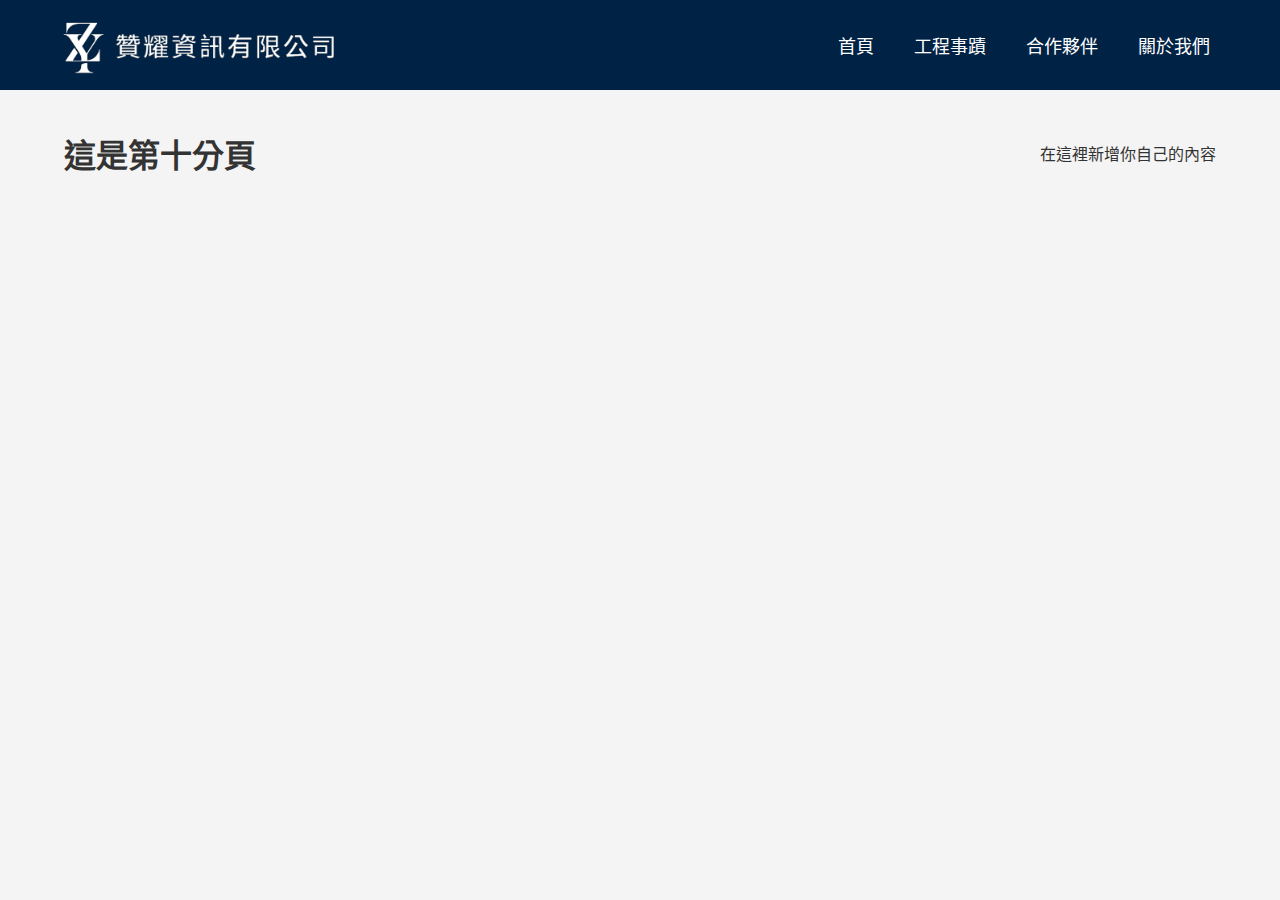
<file: about us.html>
<!DOCTYPE html> <!-- 宣告 HTML5 文件類型 -->
<html lang="zh-TW"> <!-- 設定語言為繁體中文 -->

<head>
    <meta charset="UTF-8" /> <!-- 設定字符編碼為 UTF-8，支援中文 -->
    <meta name="viewport" content="width=device-width, initial-scale=1.0" /> <!-- 響應式設定，讓畫面適應不同裝置寬度 -->
    <link rel="icon" href="images/LOGOB1.png" type="image/png"> <!-- 設定瀏覽器頁籤的小圖示（favicon） -->
    <title>贊耀資訊有限公司</title> <!-- 設定頁面標題，顯示於瀏覽器頁籤 -->
    <link rel="stylesheet" href="navigation bar.css" /> <!-- 引入外部 CSS 樣式表 -->
</head>

<body> <!-- 網頁主體開始 -->

    <!-- 導覽列區塊 -->
    <header class="navbar"> <!-- 標頭區塊，含導覽列樣式 -->
        <div class="container"> <!-- 主容器：控制寬度與內部排列 -->

            <div class="logo"> <!-- Logo 區塊 -->
                <img src="images/LOGOW3.png" alt="公司Logo" style="height:60px; vertical-align: middle;">
                <!-- 顯示公司 Logo 圖片 -->
            </div>

            <div class="menu-toggle" onclick="toggleMenu()">☰</div> <!-- 漢堡選單按鈕，手機版使用，點擊會呼叫 toggleMenu() 函式 -->

            <nav class="menu"> <!-- 導覽列區塊 -->
                <ul class="nav-links"> <!-- 導覽連結列表 -->
                    <li><a href="index.html">首頁</a></li> <!-- 首頁連結 -->
                    <li><a href="engineering achievements.html">工程事蹟</a></li> <!-- 工程事蹟連結 -->
                    <li><a href="partner.html">合作夥伴</a></li> <!-- 合作夥伴連結 -->
                    <li><a href="about us.html">關於我們</a></li> <!-- 關於我們連結 -->
                </ul>
            </nav>

        </div> <!-- 結束 container -->
    </header> <!-- 結束導覽列 -->

    <!-- ✅ 第二頁內容區塊 -->
    <main class="container" style="padding: 40px 0;"> <!-- 主內容區塊，包含頁面主要內容 -->
        <h1>這是第十分頁</h1> <!-- 標題 -->
        <p>在這裡新增你自己的內容</p> <!-- 說明文字，可放自定內容 -->
    </main>

    <!-- JavaScript 區塊：控制漢堡選單開關 -->
    <script>
        function toggleMenu() { // 定義 toggleMenu 函式
            const menu = document.querySelector('.menu'); // 選取 menu 元素
            menu.classList.toggle('open'); // 切換 open 類別（若有就移除，沒有就加上）
        }
    </script>

</body> <!-- 結束 body 區塊 -->

</html> <!-- 結束 HTML 文件 -->
</file>
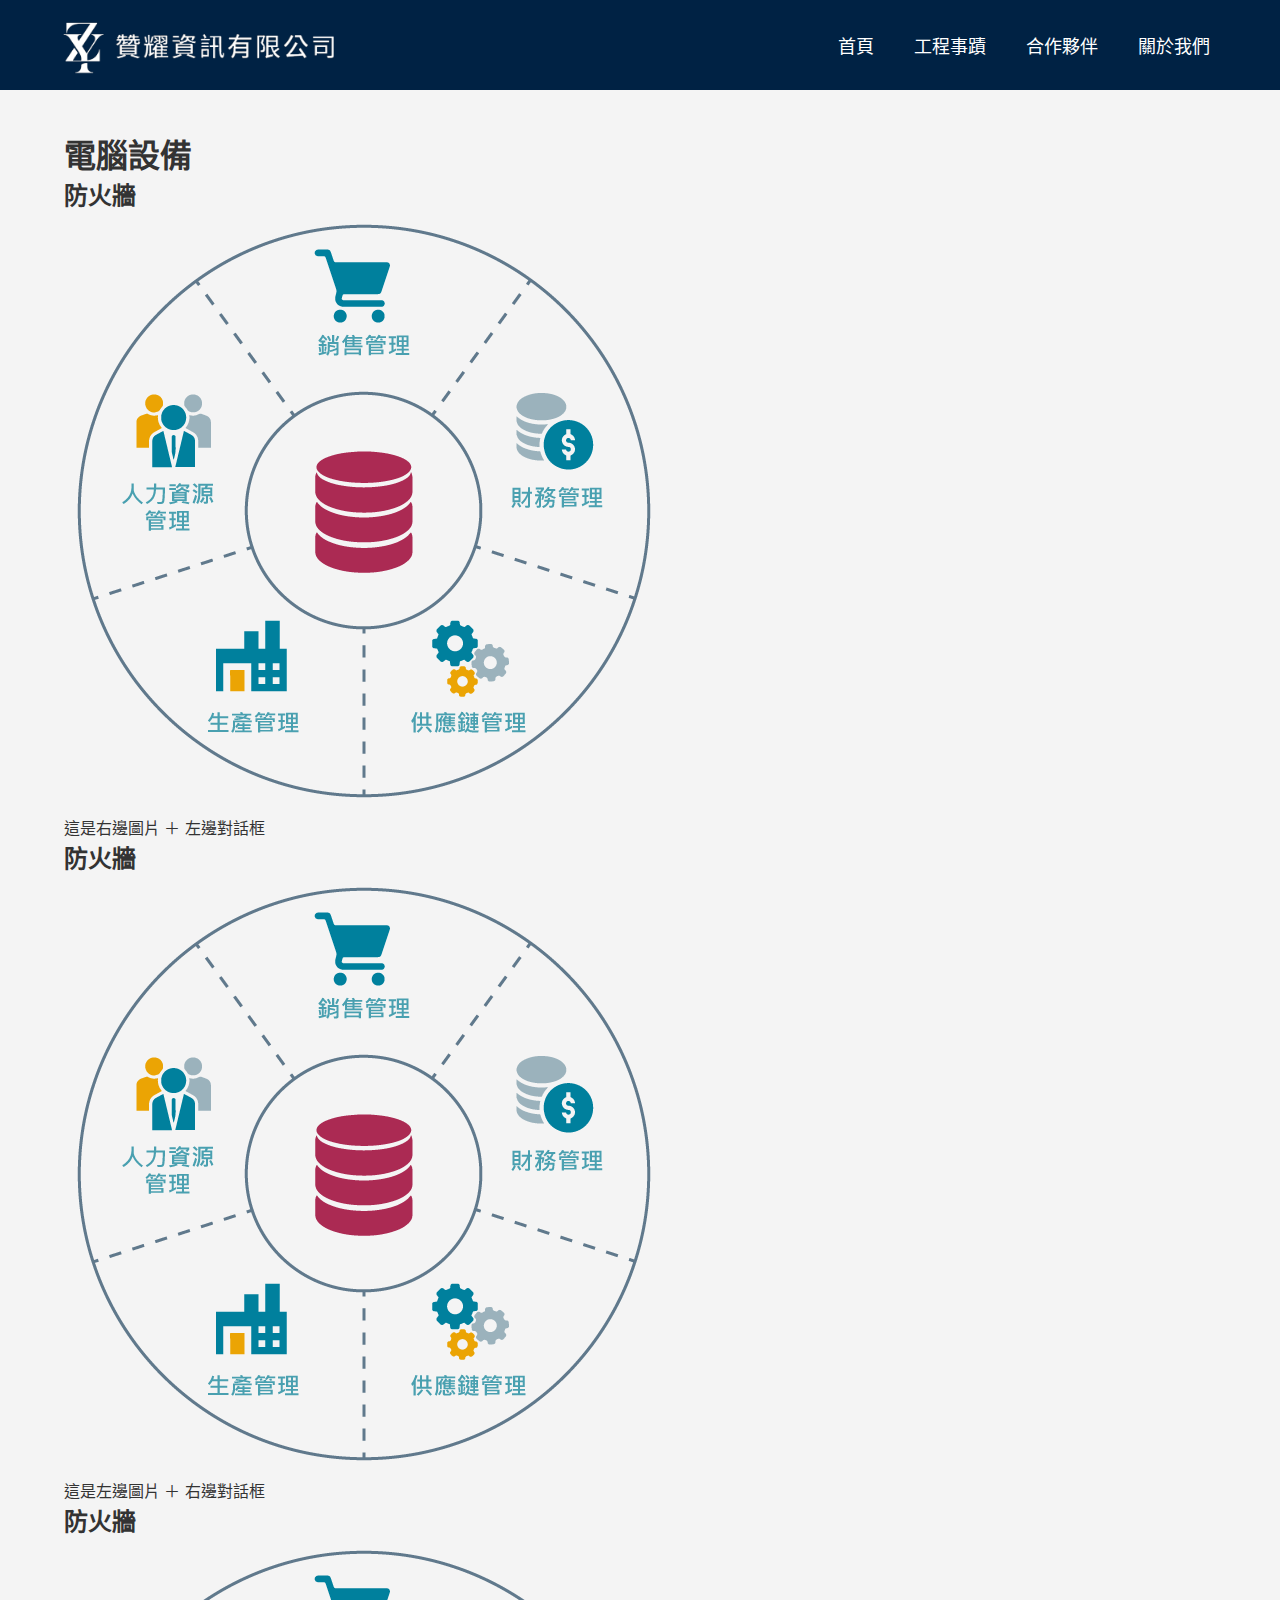
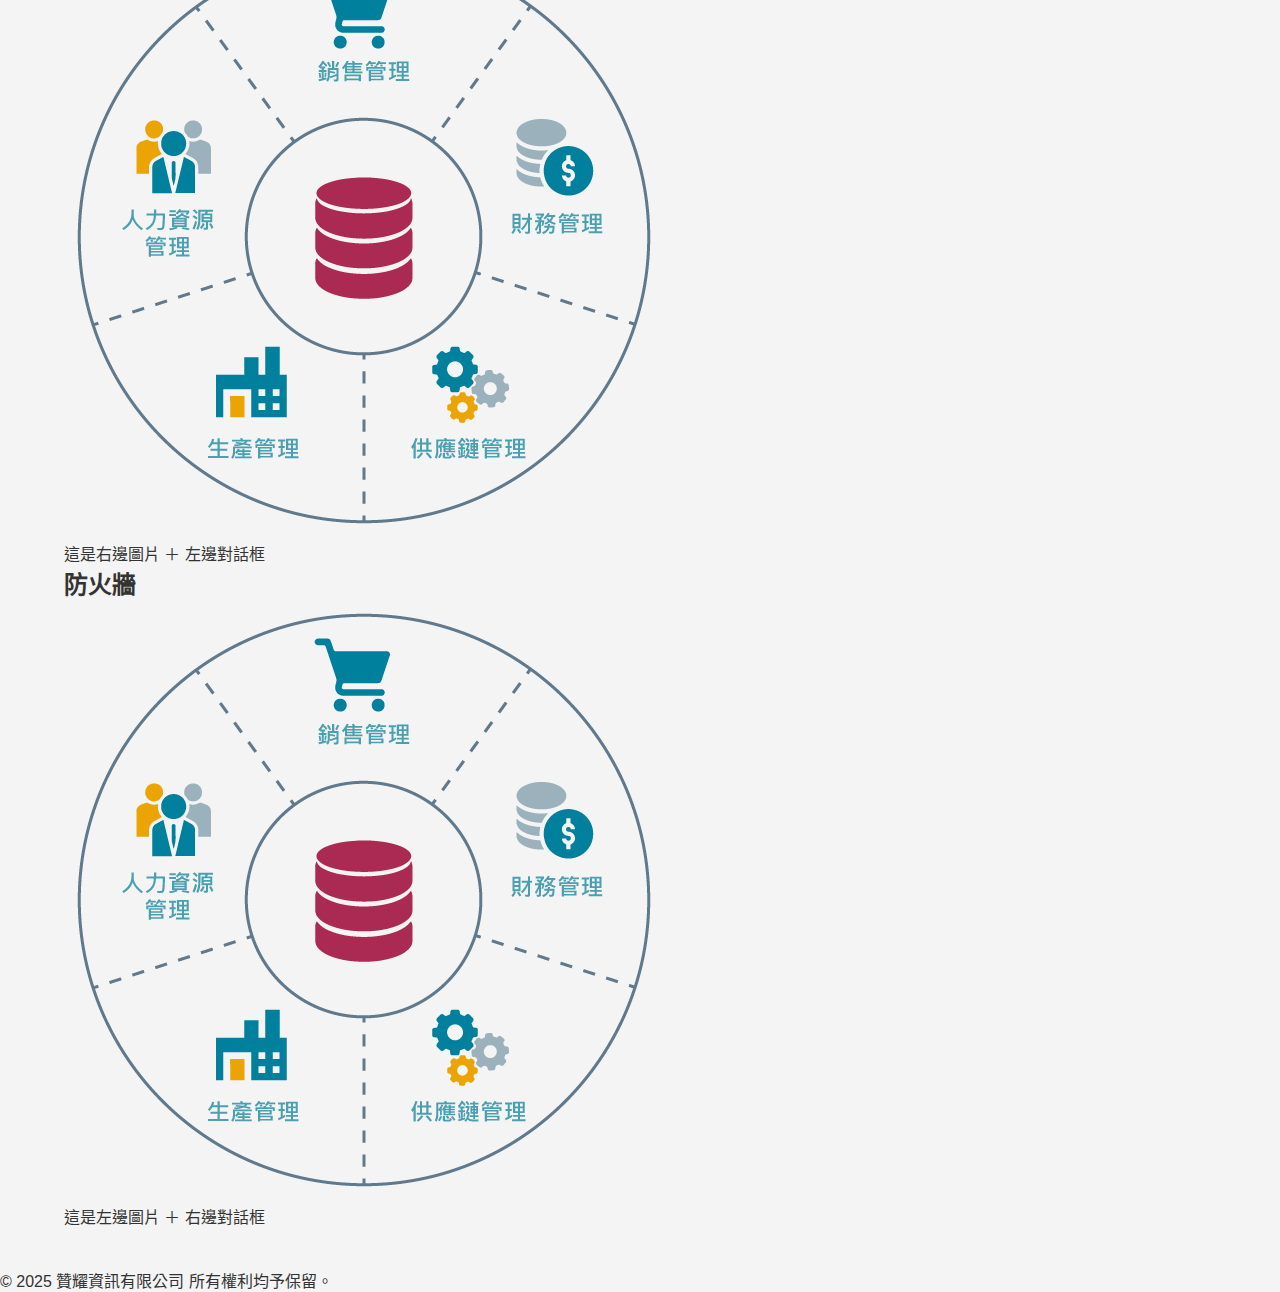
<file: computer.html>
<!DOCTYPE html> <!-- 宣告 HTML5 文件類型 -->
<html lang="zh-TW"> <!-- 設定語言為繁體中文 -->

<head>
    <meta charset="UTF-8" /> <!-- 設定字符編碼為 UTF-8，支援中文 -->
    <meta name="viewport" content="width=device-width, initial-scale=1.0" /> <!-- 響應式設定，讓畫面適應不同裝置寬度 -->
    <link rel="icon" href="images/LOGOB1.png" type="image/png"> <!-- 設定瀏覽器頁籤的小圖示（favicon） -->
    <title>贊耀資訊有限公司</title> <!-- 設定頁面標題，顯示於瀏覽器頁籤 -->
    <link rel="stylesheet" href="navigation bar.css" /> <!-- 引入外部 CSS 樣式表 -->
</head>

<body> <!-- 網頁主體開始 -->

    <!-- 導覽列區塊 -->
    <header class="navbar"> <!-- 標頭區塊，含導覽列樣式 -->
        <div class="container"> <!-- 主容器：控制寬度與內部排列 -->

            <div class="logo"> <!-- Logo 區塊 -->
                <img src="images/LOGOW3.png" alt="公司Logo" style="height:60px; vertical-align: middle;">
                <!-- 顯示公司 Logo 圖片 -->
            </div>

            <div class="menu-toggle" onclick="toggleMenu()">☰</div> <!-- 漢堡選單按鈕，手機版使用，點擊會呼叫 toggleMenu() 函式 -->

            <nav class="menu"> <!-- 導覽列區塊 -->
                <ul class="nav-links"> <!-- 導覽連結列表 -->
                    <li><a href="index.html">首頁</a></li> <!-- 首頁連結 -->
                    <li><a href="engineering achievements.html">工程事蹟</a></li> <!-- 工程事蹟連結 -->
                    <li><a href="partner.html">合作夥伴</a></li> <!-- 合作夥伴連結 -->
                    <li><a href="about us.html">關於我們</a></li> <!-- 關於我們連結 -->
                </ul>
            </nav>

        </div> <!-- 結束 container -->
    </header> <!-- 結束導覽列 -->

    <!-- ✅ 第二頁內容區塊 -->
    <main class="container" style="padding: 40px 0;"> <!-- 主內容區塊，包含頁面主要內容 -->
        <div class="chat-section">
            <h1 class="section-title">電腦設備</h1>

            <!-- 右圖左文字 -->
            <div class="message-box right">
                <h2 class="box-subtitle">防火牆</h2>
                <div class="avatar-box">
                    <img class="avatar" src="images/erp.png" alt="右圖">
                </div>
                <div class="bubble">這是右邊圖片 ＋ 左邊對話框</div>
            </div>

            <!-- 左圖右文字 -->
            <div class="message-box left">
                <h2 class="box-subtitle">防火牆</h2>
                <div class="avatar-box">
                    <img class="avatar" src="images/erp.png" alt="左圖">
                </div>
                <div class="bubble">這是左邊圖片 ＋ 右邊對話框</div>
            </div>

            <div class="message-box right">
                <h2 class="box-subtitle">防火牆</h2>
                <div class="avatar-box">
                    <img class="avatar" src="images/erp.png" alt="右圖">
                </div>
                <div class="bubble">這是右邊圖片 ＋ 左邊對話框</div>
            </div>

            <div class="message-box left">
                <h2 class="box-subtitle">防火牆</h2>
                <div class="avatar-box">
                    <img class="avatar" src="images/erp.png" alt="左圖">
                </div>
                <div class="bubble">這是左邊圖片 ＋ 右邊對話框</div>
            </div>
        </div>
    </main>

    <!-- JavaScript 區塊：控制漢堡選單開關 -->
    <script>
        function toggleMenu() { // 定義 toggleMenu 函式
            const menu = document.querySelector('.menu'); // 選取 menu 元素
            menu.classList.toggle('open'); // 切換 open 類別（若有就移除，沒有就加上）
        }
    </script>
    <div class="copyright"> <!-- 設定版權區 -->
        © 2025 贊耀資訊有限公司 所有權利均予保留。 <!-- 版權文字 -->
    </div>

</body> <!-- 結束 body 區塊 -->

</html> <!-- 結束 HTML 文件 -->
</file>
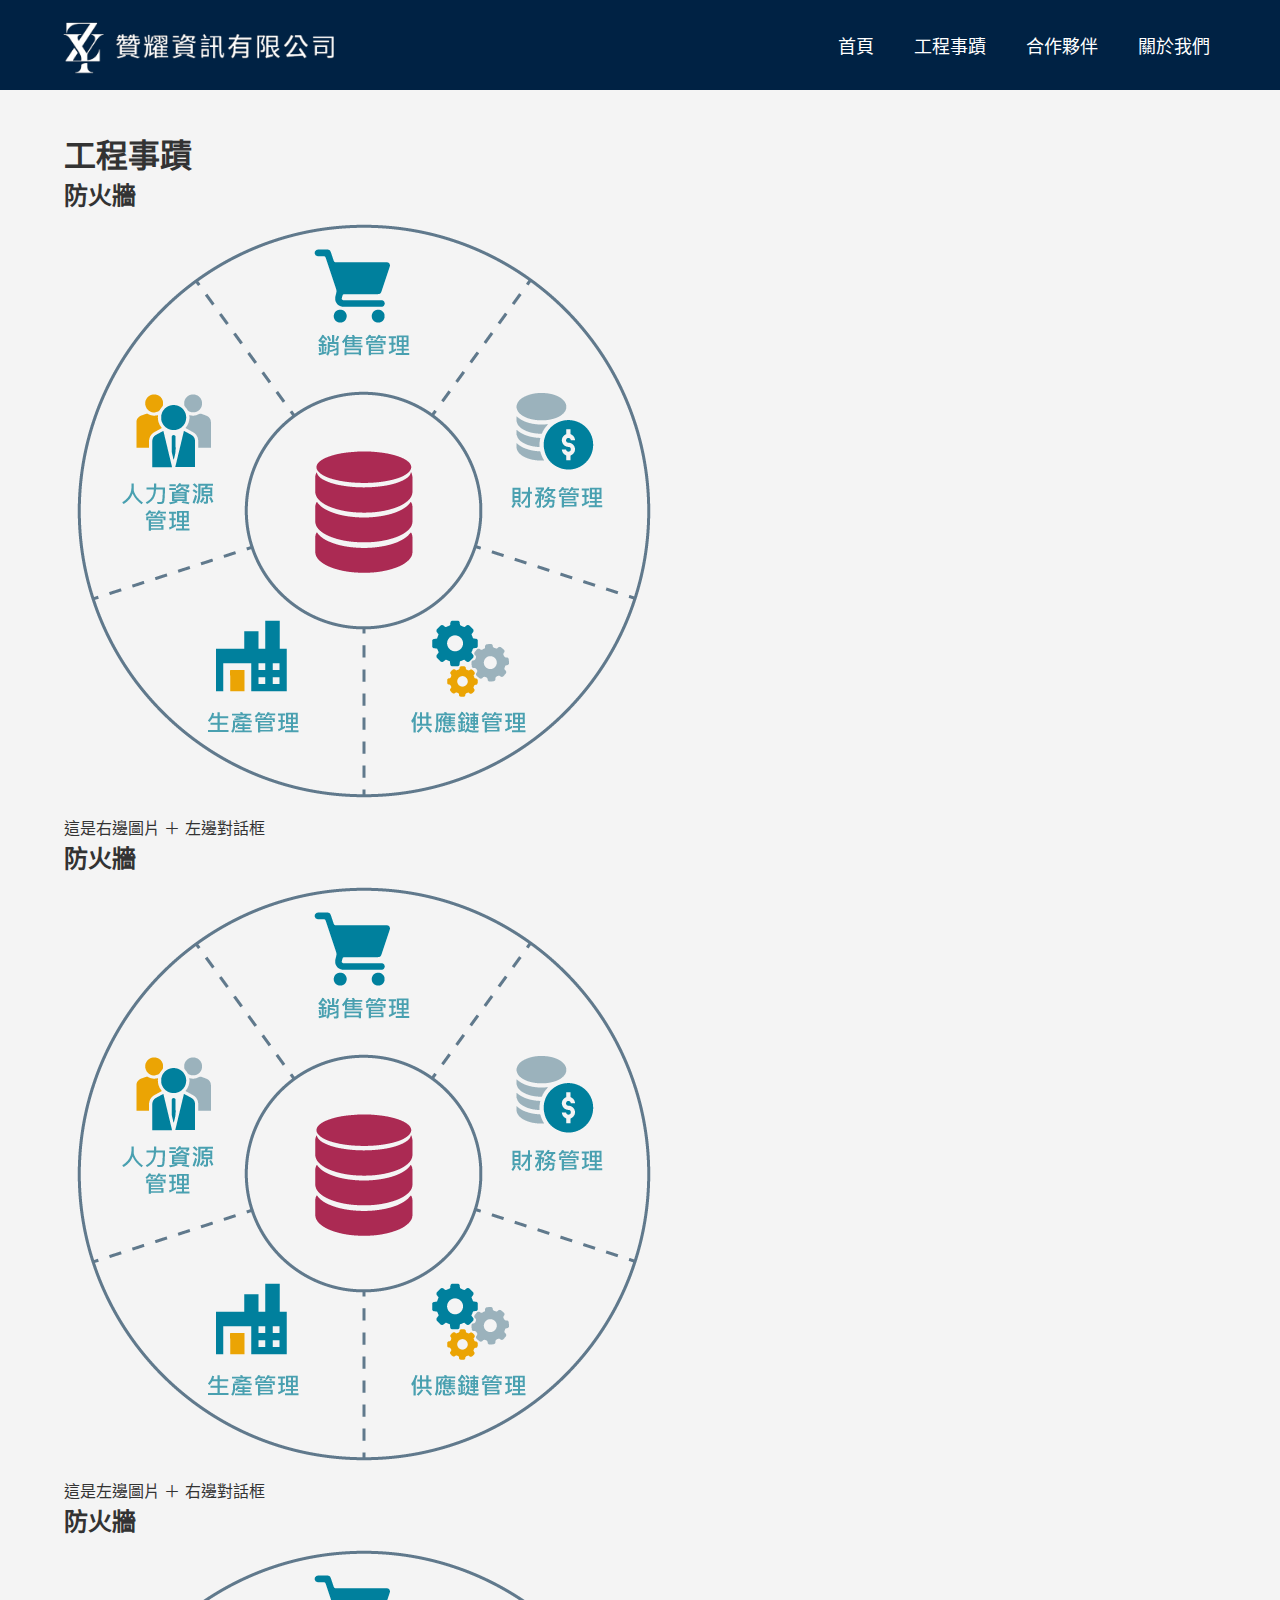
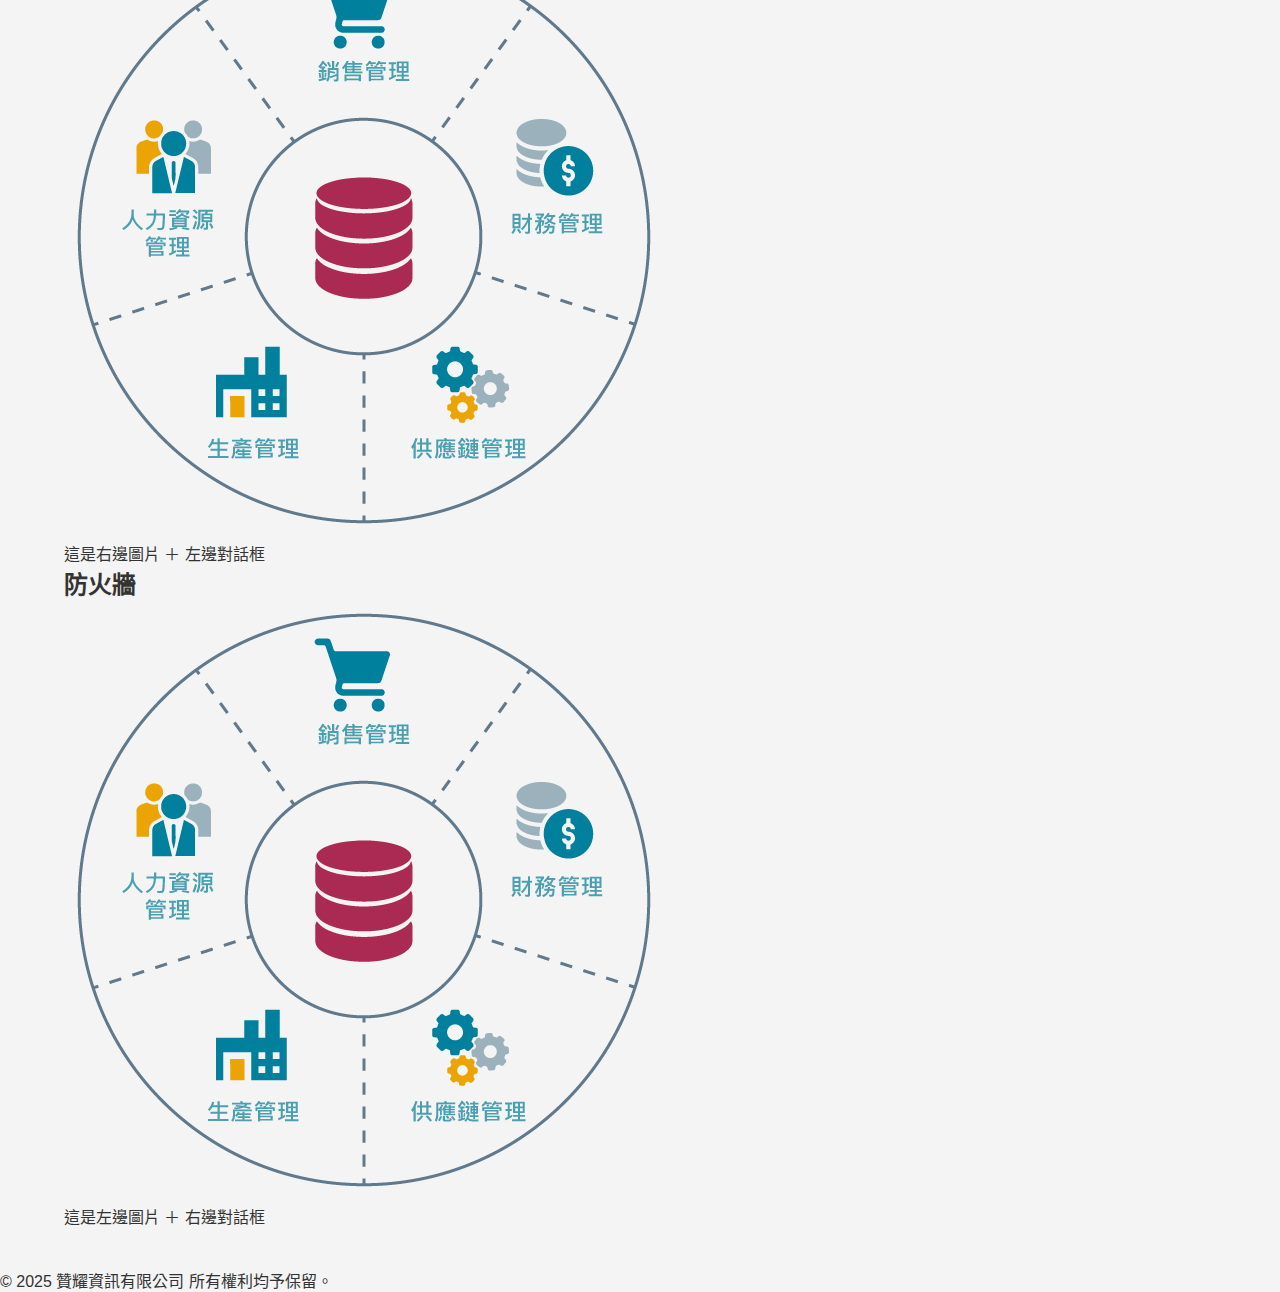
<file: engineering achievements.html>
<!DOCTYPE html> <!-- 宣告 HTML5 文件類型 -->
<html lang="zh-TW"> <!-- 設定語言為繁體中文 -->

<head>
    <meta charset="UTF-8" /> <!-- 設定字符編碼為 UTF-8，支援中文 -->
    <meta name="viewport" content="width=device-width, initial-scale=1.0" /> <!-- 響應式設定，讓畫面適應不同裝置寬度 -->
    <link rel="icon" href="images/LOGOB1.png" type="image/png"> <!-- 設定瀏覽器頁籤的小圖示（favicon） -->
    <title>贊耀資訊有限公司</title> <!-- 設定頁面標題，顯示於瀏覽器頁籤 -->
    <link rel="stylesheet" href="navigation bar.css" /> <!-- 引入外部 CSS 樣式表 -->
</head>

<body> <!-- 網頁主體開始 -->

    <!-- 導覽列區塊 -->
    <header class="navbar"> <!-- 標頭區塊，含導覽列樣式 -->
        <div class="container"> <!-- 主容器：控制寬度與內部排列 -->

            <div class="logo"> <!-- Logo 區塊 -->
                <img src="images/LOGOW3.png" alt="公司Logo" style="height:60px; vertical-align: middle;">
                <!-- 顯示公司 Logo 圖片 -->
            </div>

            <div class="menu-toggle" onclick="toggleMenu()">☰</div> <!-- 漢堡選單按鈕，手機版使用，點擊會呼叫 toggleMenu() 函式 -->

            <nav class="menu"> <!-- 導覽列區塊 -->
                <ul class="nav-links"> <!-- 導覽連結列表 -->
                    <li><a href="index.html">首頁</a></li> <!-- 首頁連結 -->
                    <li><a href="engineering achievements.html">工程事蹟</a></li> <!-- 工程事蹟連結 -->
                    <li><a href="partner.html">合作夥伴</a></li> <!-- 合作夥伴連結 -->
                    <li><a href="about us.html">關於我們</a></li> <!-- 關於我們連結 -->
                </ul>
            </nav>

        </div> <!-- 結束 container -->
    </header> <!-- 結束導覽列 -->

    <!-- ✅ 第二頁內容區塊 -->
    <main class="container" style="padding: 40px 0;"> <!-- 主內容區塊，包含頁面主要內容 -->
        <div class="chat-section">
            <h1 class="section-title">工程事蹟</h1>

            <!-- 右圖左文字 -->
            <div class="message-box right">
                <h2 class="box-subtitle">防火牆</h2>
                <div class="avatar-box">
                    <img class="avatar" src="images/erp.png" alt="右圖">
                </div>
                <div class="bubble">這是右邊圖片 ＋ 左邊對話框</div>
            </div>

            <!-- 左圖右文字 -->
            <div class="message-box left">
                <h2 class="box-subtitle">防火牆</h2>
                <div class="avatar-box">
                    <img class="avatar" src="images/erp.png" alt="左圖">
                </div>
                <div class="bubble">這是左邊圖片 ＋ 右邊對話框</div>
            </div>

            <div class="message-box right">
                <h2 class="box-subtitle">防火牆</h2>
                <div class="avatar-box">
                    <img class="avatar" src="images/erp.png" alt="右圖">
                </div>
                <div class="bubble">這是右邊圖片 ＋ 左邊對話框</div>
            </div>

            <div class="message-box left">
                <h2 class="box-subtitle">防火牆</h2>
                <div class="avatar-box">
                    <img class="avatar" src="images/erp.png" alt="左圖">
                </div>
                <div class="bubble">這是左邊圖片 ＋ 右邊對話框</div>
            </div>
        </div>
    </main>

    <!-- JavaScript 區塊：控制漢堡選單開關 -->
    <script>
        function toggleMenu() { // 定義 toggleMenu 函式
            const menu = document.querySelector('.menu'); // 選取 menu 元素
            menu.classList.toggle('open'); // 切換 open 類別（若有就移除，沒有就加上）
        }
    </script>
    <div class="copyright"> <!-- 設定版權區 -->
        © 2025 贊耀資訊有限公司 所有權利均予保留。 <!-- 版權文字 -->
    </div>

</body> <!-- 結束 body 區塊 -->

</html> <!-- 結束 HTML 文件 -->
</file>
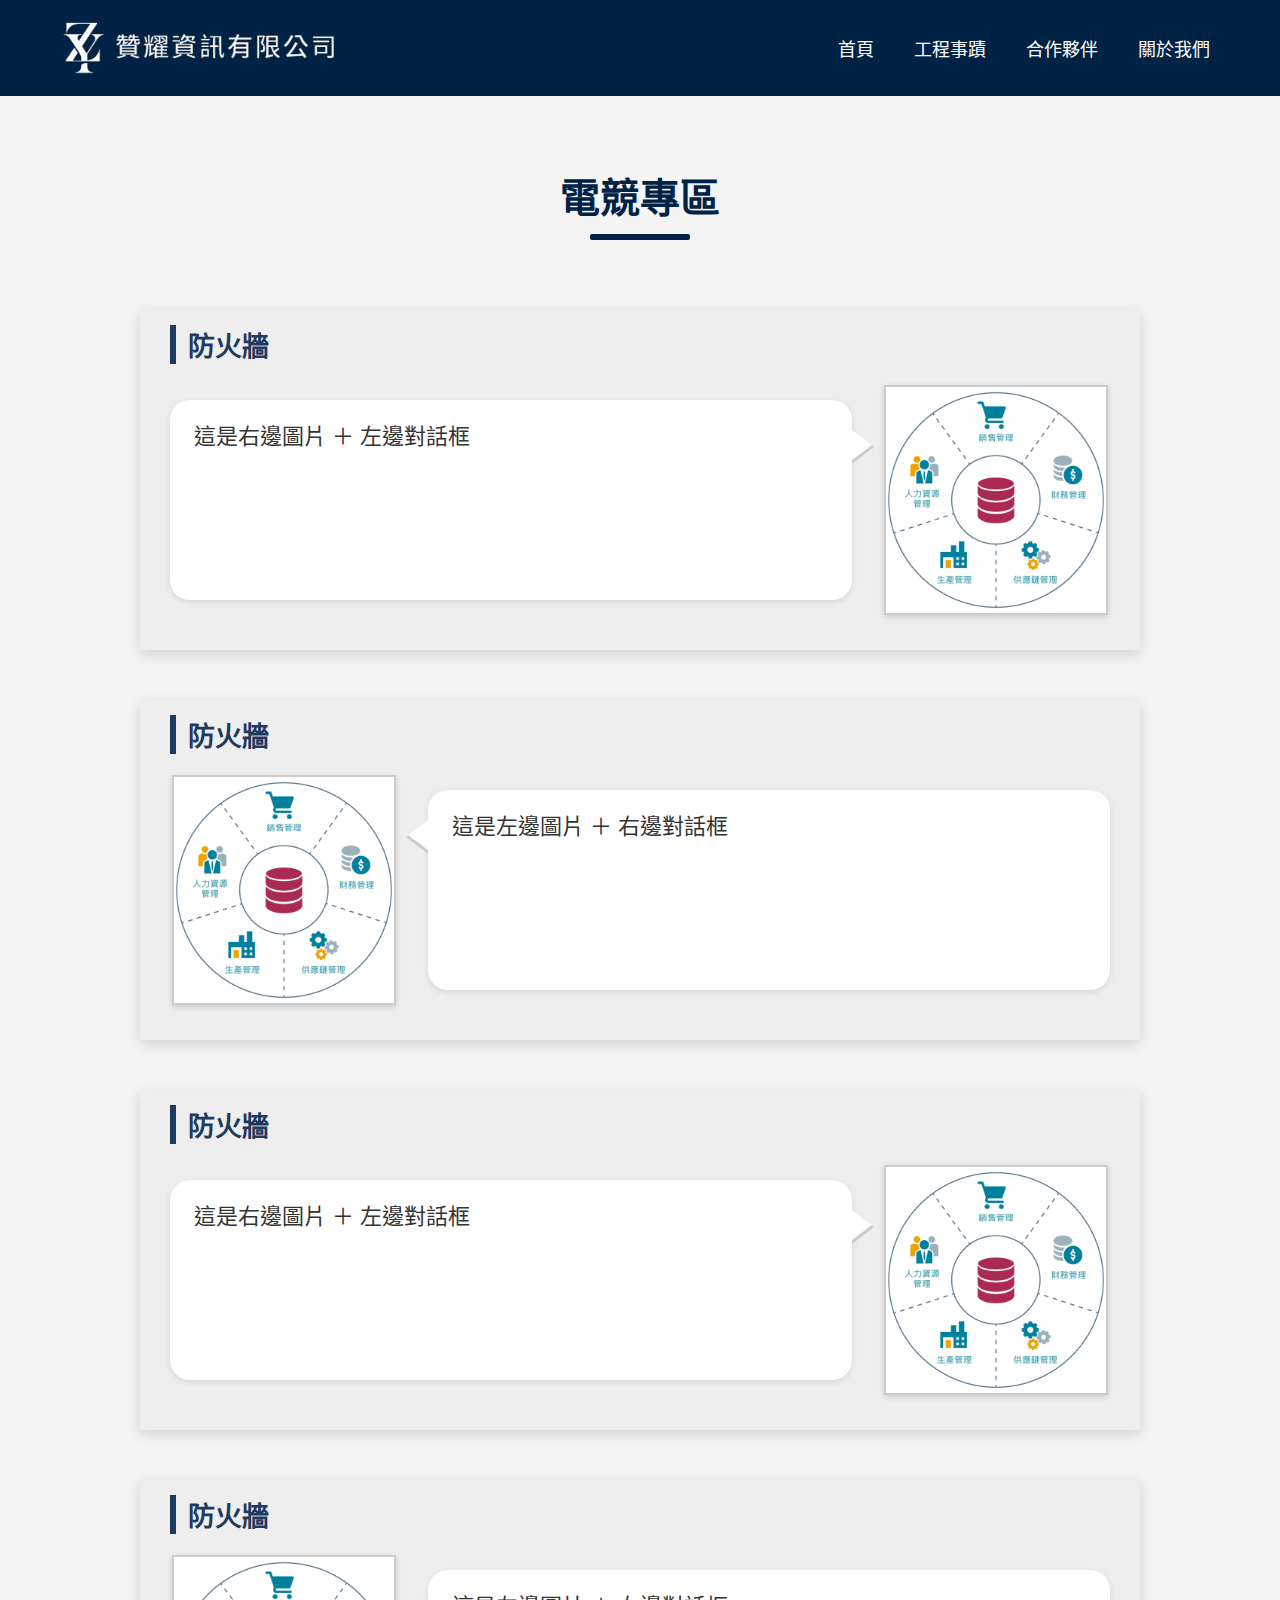
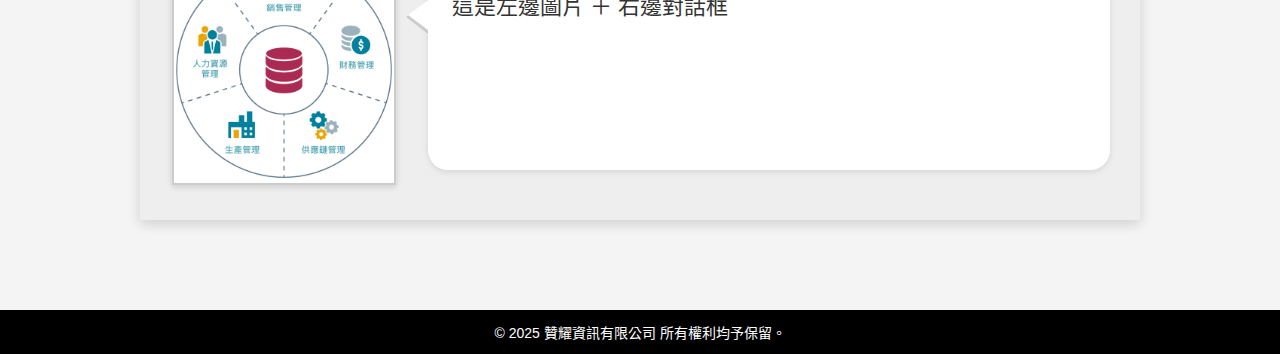
<file: gaming PC.html>
<!DOCTYPE html> <!-- 宣告 HTML5 文件類型 -->
<html lang="zh-TW"> <!-- 設定語言為繁體中文 -->

<head>
    <meta charset="UTF-8" /> <!-- 設定字符編碼為 UTF-8，支援中文 -->
    <meta name="viewport" content="width=device-width, initial-scale=1.0" /> <!-- 響應式設定，讓畫面適應不同裝置寬度 -->
    <link rel="icon" href="images/LOGOB1.png" type="image/png"> <!-- 設定瀏覽器頁籤的小圖示（favicon） -->
    <title>贊耀資訊有限公司</title> <!-- 設定頁面標題，顯示於瀏覽器頁籤 -->
    <link rel="stylesheet" href="gaming PC.css" /> <!-- 引入外部 CSS 樣式表 -->
</head>

<body> <!-- 網頁主體開始 -->

    <!-- 導覽列區塊 -->
    <header class="navbar"> <!-- 標頭區塊，含導覽列樣式 -->
        <div class="container"> <!-- 主容器：控制寬度與內部排列 -->

            <div class="logo"> <!-- Logo 區塊 -->
                <img src="images/LOGOW3.png" alt="公司Logo" class="logo-img">
                <!-- 顯示公司 Logo 圖片 -->
            </div>

            <div class="menu-toggle" onclick="toggleMenu()">☰</div> <!-- 漢堡選單按鈕，手機版使用，點擊會呼叫 toggleMenu() 函式 -->

            <nav class="menu"> <!-- 導覽列區塊 -->
                <ul class="nav-links"> <!-- 導覽連結列表 -->
                    <li><a href="index.html">首頁</a></li> <!-- 首頁連結 -->
                    <li><a href="engineering achievements.html">工程事蹟</a></li> <!-- 工程事蹟連結 -->
                    <li><a href="partner.html">合作夥伴</a></li> <!-- 合作夥伴連結 -->
                    <li><a href="about us.html">關於我們</a></li> <!-- 關於我們連結 -->
                </ul>
            </nav>

        </div> <!-- 結束 container -->
    </header> <!-- 結束導覽列 -->

    <!-- ✅ 第二頁內容區塊 -->
    <main class="container" style="padding: 40px 0;"> <!-- 主內容區塊，包含頁面主要內容 -->
        <div class="chat-section">
            <h1 class="section-title">電競專區</h1>

            <!-- 右圖左文字 -->
            <div class="message-box right">
                <h2 class="box-subtitle">防火牆</h2>
                <div class="avatar-box">
                    <img class="avatar" src="images/erp.png" alt="右圖">
                </div>
                <div class="bubble">這是右邊圖片 ＋ 左邊對話框</div>
            </div>

            <!-- 左圖右文字 -->
            <div class="message-box left">
                <h2 class="box-subtitle">防火牆</h2>
                <div class="avatar-box">
                    <img class="avatar" src="images/erp.png" alt="左圖">
                </div>
                <div class="bubble">這是左邊圖片 ＋ 右邊對話框</div>
            </div>

            <div class="message-box right">
                <h2 class="box-subtitle">防火牆</h2>
                <div class="avatar-box">
                    <img class="avatar" src="images/erp.png" alt="右圖">
                </div>
                <div class="bubble">這是右邊圖片 ＋ 左邊對話框</div>
            </div>

            <div class="message-box left">
                <h2 class="box-subtitle">防火牆</h2>
                <div class="avatar-box">
                    <img class="avatar" src="images/erp.png" alt="左圖">
                </div>
                <div class="bubble">這是左邊圖片 ＋ 右邊對話框</div>
            </div>
        </div>
    </main>

    <!-- JavaScript 區塊：控制漢堡選單開關 -->
    <script>
        function toggleMenu() { // 定義 toggleMenu 函式
            const menu = document.querySelector('.menu'); // 選取 menu 元素
            menu.classList.toggle('open'); // 切換 open 類別（若有就移除，沒有就加上）
        }
    </script>
    <div class="copyright"> <!-- 設定版權區 -->
        © 2025 贊耀資訊有限公司 所有權利均予保留。 <!-- 版權文字 -->
    </div>

</body> <!-- 結束 body 區塊 -->

</html> <!-- 結束 HTML 文件 -->
</file>
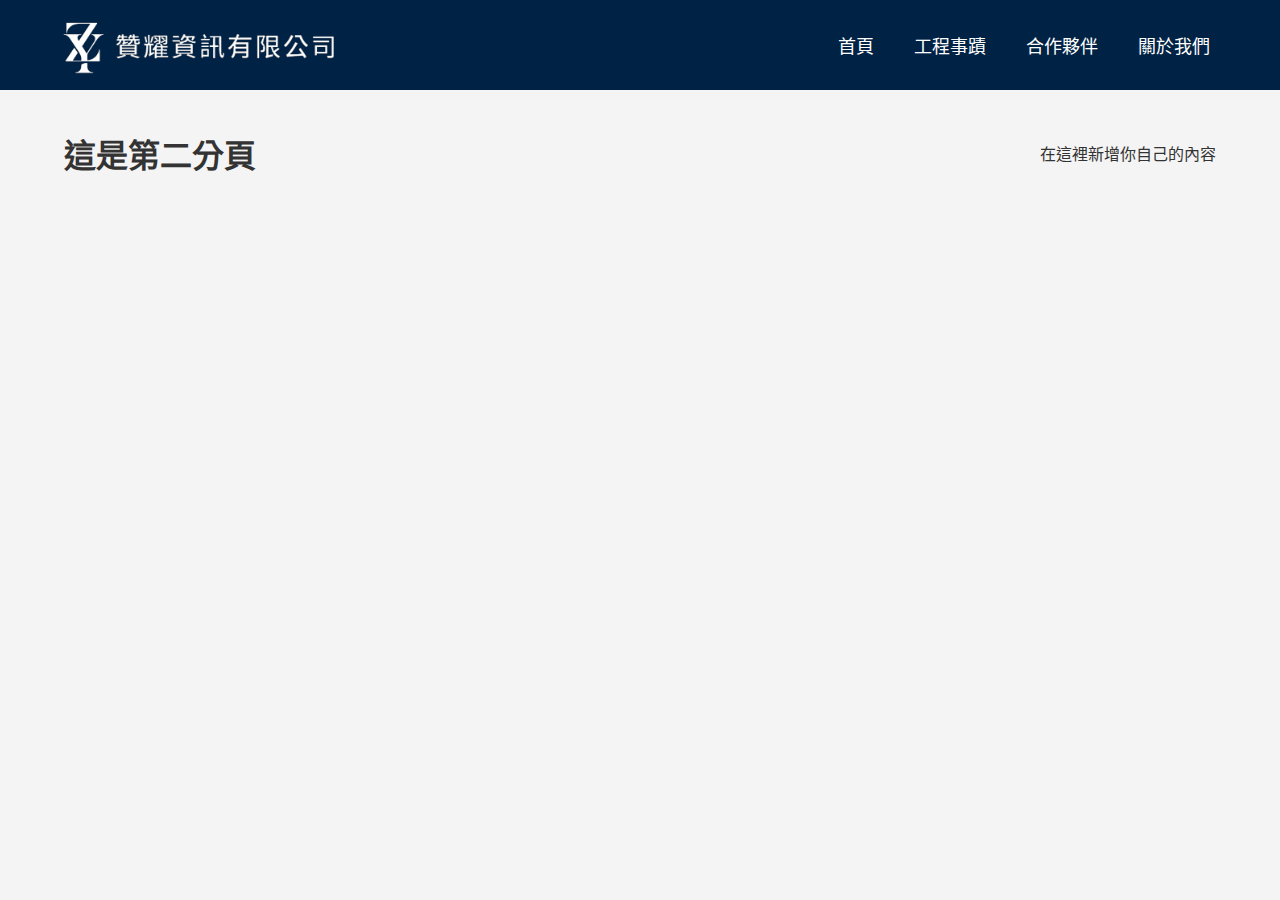
<file: network.html>
<!DOCTYPE html> <!-- 宣告 HTML5 文件類型 -->
<html lang="zh-TW"> <!-- 設定語言為繁體中文 -->

<head>
    <meta charset="UTF-8" /> <!-- 設定字符編碼為 UTF-8，支援中文 -->
    <meta name="viewport" content="width=device-width, initial-scale=1.0" /> <!-- 響應式設定，讓畫面適應不同裝置寬度 -->
    <link rel="icon" href="images/LOGOB1.png" type="image/png"> <!-- 設定瀏覽器頁籤的小圖示（favicon） -->
    <title>第二分頁 - 贊耀資訊有限公司</title> <!-- 設定頁面標題，顯示於瀏覽器頁籤 -->
    <link rel="stylesheet" href="index.css" /> <!-- 引入外部 CSS 樣式表 -->
</head>

<body> <!-- 網頁主體開始 -->

    <!-- 導覽列區塊 -->
    <header class="navbar"> <!-- 標頭區塊，含導覽列樣式 -->
        <div class="container"> <!-- 主容器：控制寬度與內部排列 -->

            <div class="logo"> <!-- Logo 區塊 -->
                <img src="images/LOGOW3.png" alt="公司Logo" style="height:60px; vertical-align: middle;">
                <!-- 顯示公司 Logo 圖片 -->
            </div>

            <div class="menu-toggle" onclick="toggleMenu()">☰</div> <!-- 漢堡選單按鈕，手機版使用，點擊會呼叫 toggleMenu() 函式 -->

            <nav class="menu"> <!-- 導覽列區塊 -->
                <ul class="nav-links"> <!-- 導覽連結列表 -->
                    <li><a href="index.html">首頁</a></li> <!-- 首頁連結 -->
                    <li><a href="engineering achievements.html">工程事蹟</a></li> <!-- 工程事蹟連結 -->
                    <li><a href="partner.html">合作夥伴</a></li> <!-- 合作夥伴連結 -->
                    <li><a href="about us.html">關於我們</a></li> <!-- 關於我們連結 -->
                </ul>
            </nav>

        </div> <!-- 結束 container -->
    </header> <!-- 結束導覽列 -->

    <!-- ✅ 第二頁內容區塊 -->
    <main class="container" style="padding: 40px 0;"> <!-- 主內容區塊，包含頁面主要內容 -->
        <h1>這是第二分頁</h1> <!-- 標題 -->
        <p>在這裡新增你自己的內容</p> <!-- 說明文字，可放自定內容 -->
    </main>

    <!-- JavaScript 區塊：控制漢堡選單開關 -->
    <script>
        function toggleMenu() { // 定義 toggleMenu 函式
            const menu = document.querySelector('.menu'); // 選取 menu 元素
            menu.classList.toggle('open'); // 切換 open 類別（若有就移除，沒有就加上）
        }
    </script>

</body> <!-- 結束 body 區塊 -->

</html> <!-- 結束 HTML 文件 -->
</file>
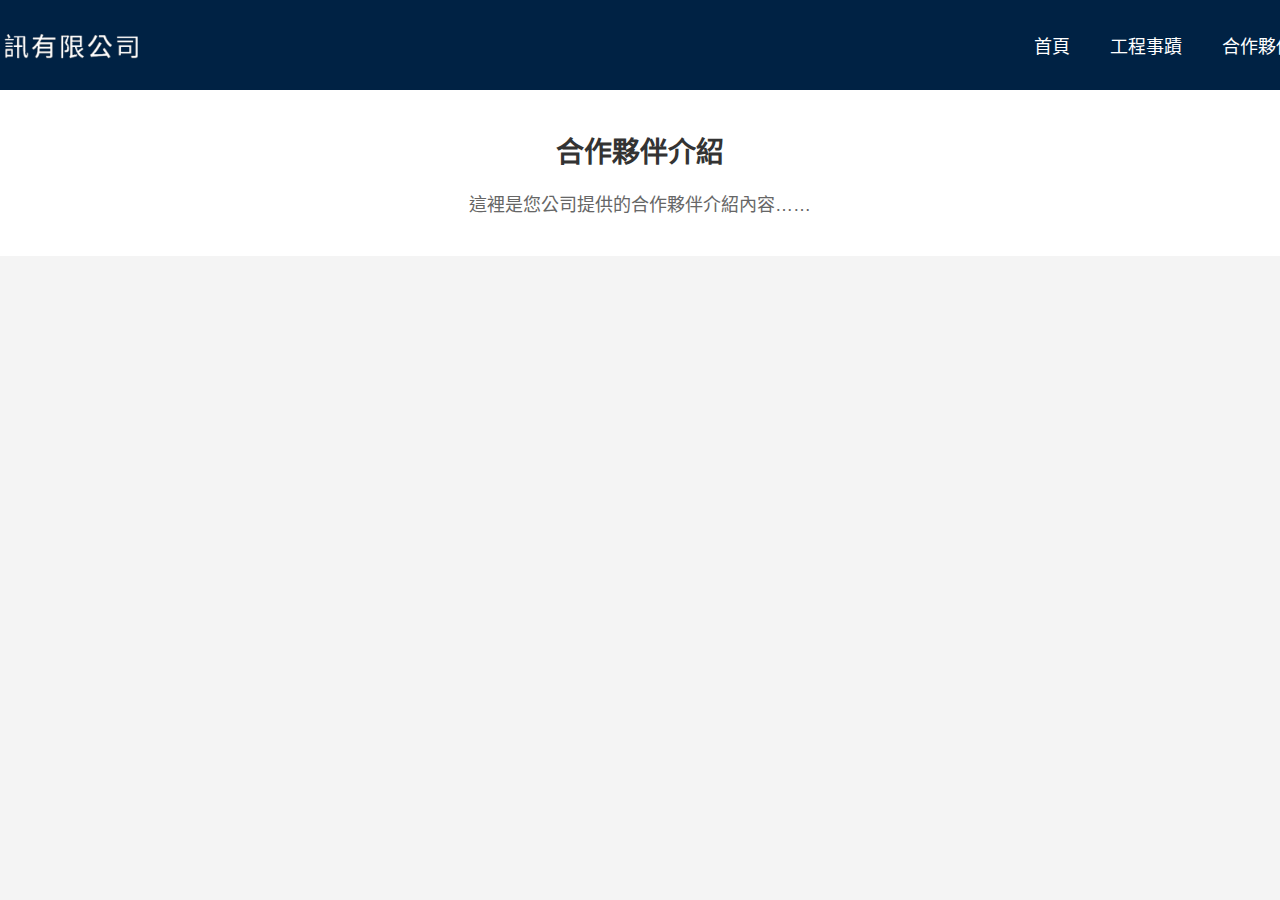
<file: partner.html>
<!DOCTYPE html>
<html lang="zh-TW">

<head>
    <!-- 設定頁面字符編碼為UTF-8 -->
    <meta charset="UTF-8"> <!-- 設定頁面編碼為UTF-8，支持中文字符 -->

    <!-- 網頁標題 -->
    <link rel="icon" href="images/LOGOB1.png" type="image/png">
    <title>合作夥伴介紹</title> <!-- 設定網頁標題為 "網管設備介紹" -->

    <!-- 連結至 network.css -->
    <link rel="stylesheet" href="server.css"> <!-- 引入外部CSS樣式表，樣式將應用於此頁面 -->
</head>

<body>
    <!-- 導覽列（網站頂部） -->
    <header class="navbar"> <!-- 設定導航列的區塊 -->
        <div class="container"> <!-- 主要容器 -->
            <div class="logo">
                <img src="images/LOGOW3.png" alt="公司Logo" style="height:60px; vertical-align: middle;">
            </div>
            <nav> <!-- 開始導航區域 -->
                <ul class="nav-links"> <!-- 設定導航連結列表 -->
                    <li><a href="index.html">首頁</a></li> <!-- 首頁連結 -->
                    <li><a href="engineering achievements.html">工程事蹟</a></li> <!-- 工程事蹟連結 -->
                    <li><a href="partner.html">合作夥伴</a></li> <!-- 合作夥伴連結 -->
                    <li><a href="about us.html">關於我們</a></li> <!-- 關於我們連結 -->
                </ul>
            </nav>
        </div>
    </header>
    <!-- 內容區塊 -->
    <section class="content"> <!-- 設定網管設備介紹的內容區塊 -->
        <div class="container"> <!-- 主要容器 -->
            <h1>合作夥伴介紹</h1> <!-- 顯示標題 -->
            <p>這裡是您公司提供的合作夥伴介紹內容……</p> <!-- 顯示介紹內容 -->
        </div>
    </section>

</body>

</html>
</file>
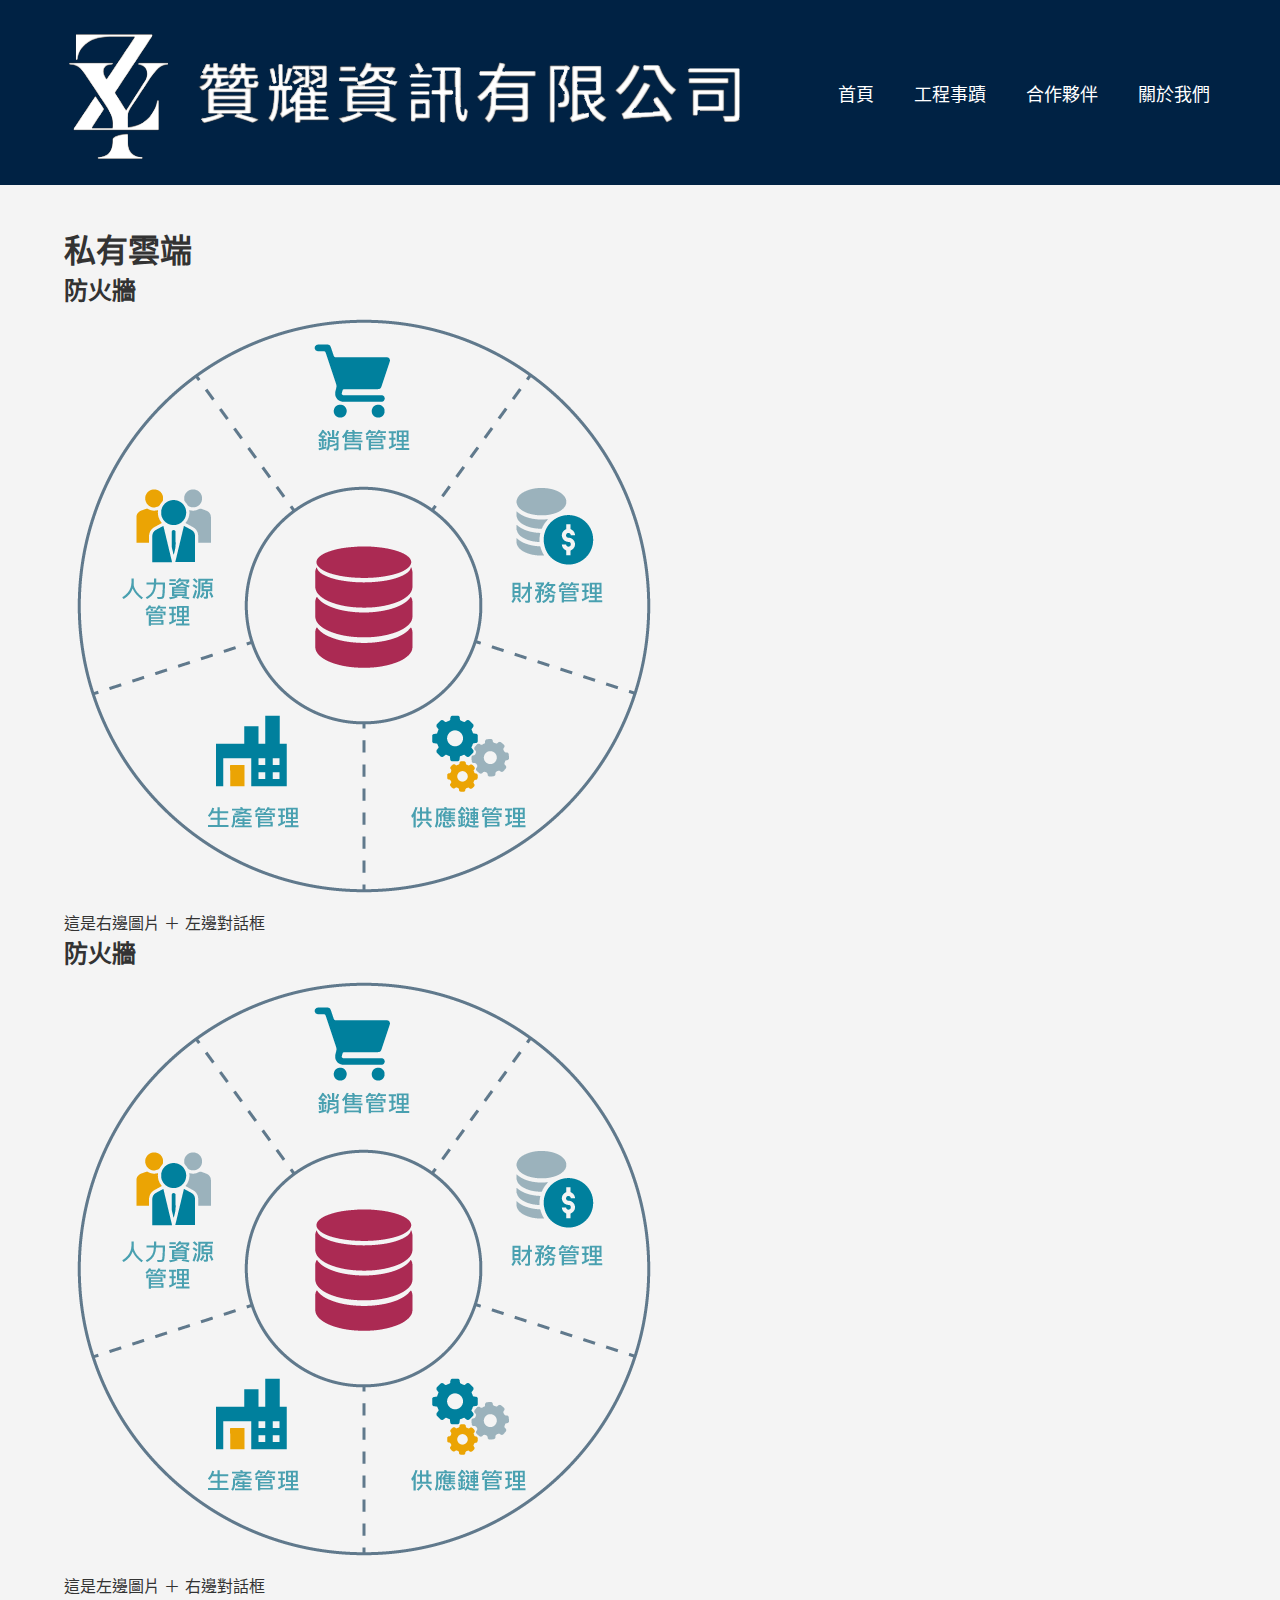
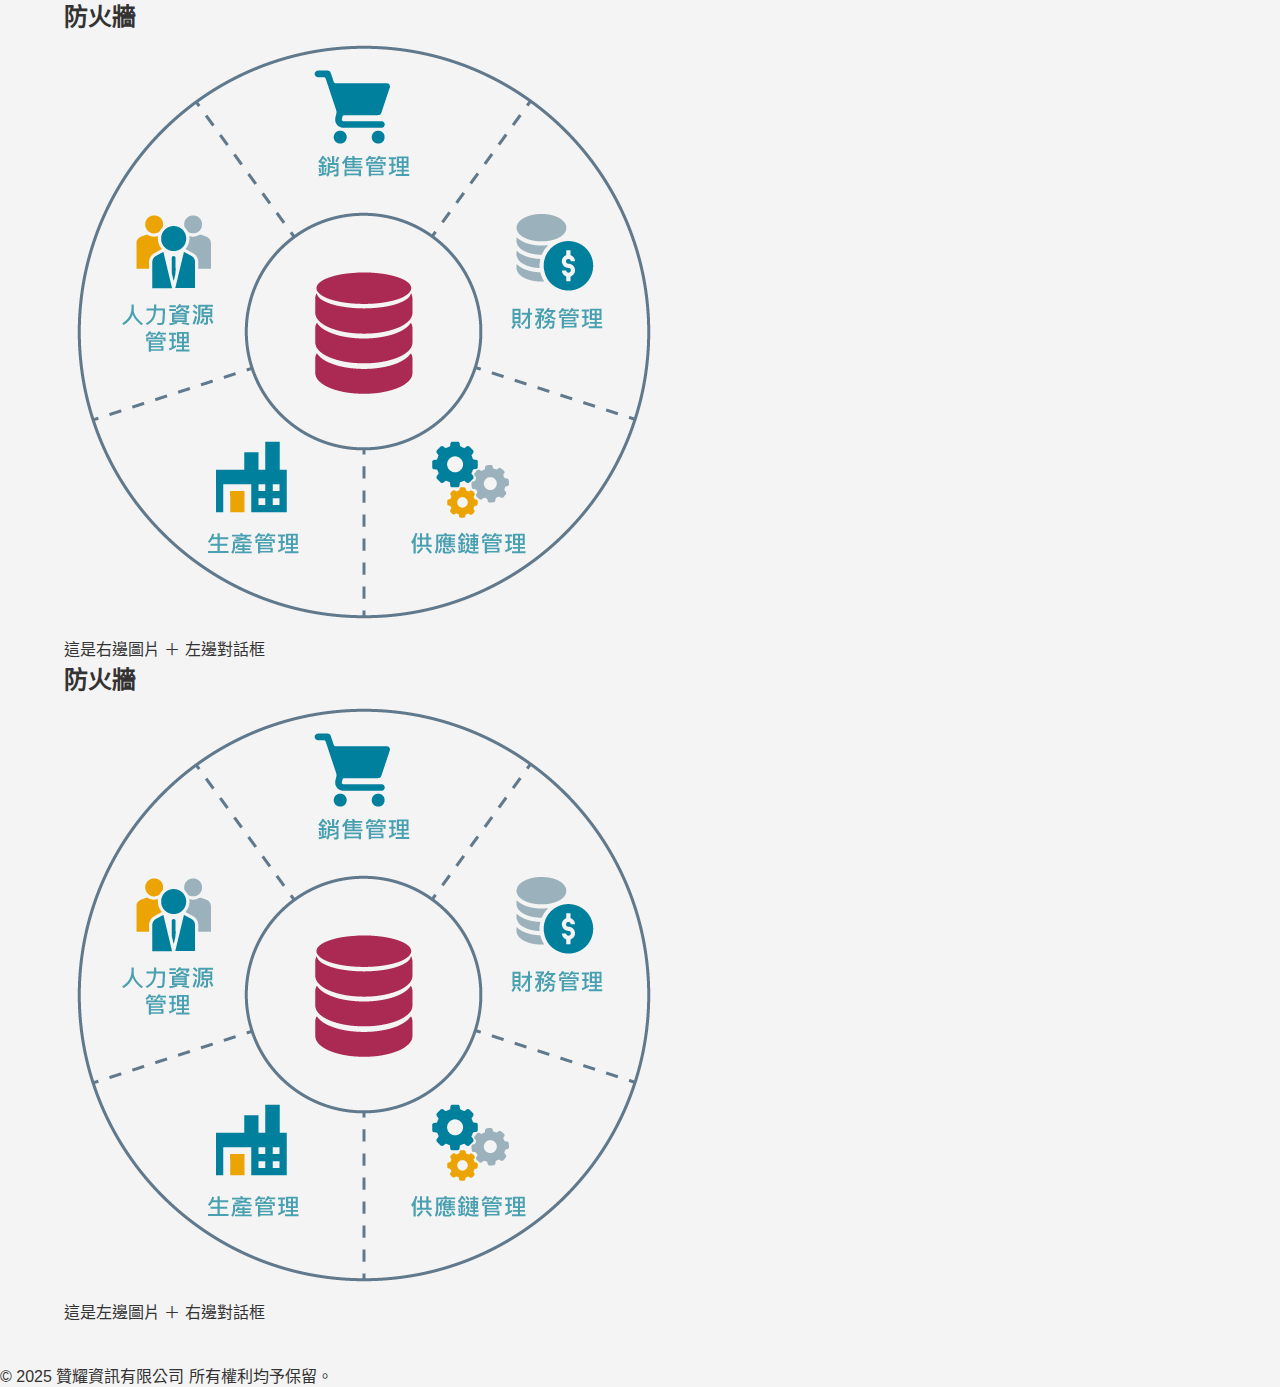
<file: private cloud.html>
<!DOCTYPE html> <!-- 宣告 HTML5 文件類型 -->
<html lang="zh-TW"> <!-- 設定語言為繁體中文 -->

<head>
    <meta charset="UTF-8" /> <!-- 設定字符編碼為 UTF-8，支援中文 -->
    <meta name="viewport" content="width=device-width, initial-scale=1.0" /> <!-- 響應式設定，讓畫面適應不同裝置寬度 -->
    <link rel="icon" href="images/LOGOB1.png" type="image/png"> <!-- 設定瀏覽器頁籤的小圖示（favicon） -->
    <title>贊耀資訊有限公司</title> <!-- 設定頁面標題，顯示於瀏覽器頁籤 -->
    <link rel="stylesheet" href="navigation bar.css" /> <!-- 引入外部 CSS 樣式表 -->
</head>

<body> <!-- 網頁主體開始 -->

    <!-- 導覽列區塊 -->
    <header class="navbar"> <!-- 標頭區塊，含導覽列樣式 -->
        <div class="container"> <!-- 主容器：控制寬度與內部排列 -->

            <div class="logo"> <!-- Logo 區塊 -->
                <img src="images/LOGOW3.png" alt="公司Logo" class="logo-img">
                <!-- 顯示公司 Logo 圖片 -->
            </div>

            <div class="menu-toggle" onclick="toggleMenu()">☰</div> <!-- 漢堡選單按鈕，手機版使用，點擊會呼叫 toggleMenu() 函式 -->

            <nav class="menu"> <!-- 導覽列區塊 -->
                <ul class="nav-links"> <!-- 導覽連結列表 -->
                    <li><a href="index.html">首頁</a></li> <!-- 首頁連結 -->
                    <li><a href="engineering achievements.html">工程事蹟</a></li> <!-- 工程事蹟連結 -->
                    <li><a href="partner.html">合作夥伴</a></li> <!-- 合作夥伴連結 -->
                    <li><a href="about us.html">關於我們</a></li> <!-- 關於我們連結 -->
                </ul>
            </nav>

        </div> <!-- 結束 container -->
    </header> <!-- 結束導覽列 -->

    <!-- ✅ 第二頁內容區塊 -->
    <main class="container" style="padding: 40px 0;"> <!-- 主內容區塊，包含頁面主要內容 -->
        <div class="chat-section">
            <h1 class="section-title">私有雲端</h1>

            <!-- 右圖左文字 -->
            <div class="message-box right">
                <h2 class="box-subtitle">防火牆</h2>
                <div class="avatar-box">
                    <img class="avatar" src="images/erp.png" alt="右圖">
                </div>
                <div class="bubble">這是右邊圖片 ＋ 左邊對話框</div>
            </div>

            <!-- 左圖右文字 -->
            <div class="message-box left">
                <h2 class="box-subtitle">防火牆</h2>
                <div class="avatar-box">
                    <img class="avatar" src="images/erp.png" alt="左圖">
                </div>
                <div class="bubble">這是左邊圖片 ＋ 右邊對話框</div>
            </div>

            <div class="message-box right">
                <h2 class="box-subtitle">防火牆</h2>
                <div class="avatar-box">
                    <img class="avatar" src="images/erp.png" alt="右圖">
                </div>
                <div class="bubble">這是右邊圖片 ＋ 左邊對話框</div>
            </div>

            <div class="message-box left">
                <h2 class="box-subtitle">防火牆</h2>
                <div class="avatar-box">
                    <img class="avatar" src="images/erp.png" alt="左圖">
                </div>
                <div class="bubble">這是左邊圖片 ＋ 右邊對話框</div>
            </div>
        </div>
    </main>

    <!-- JavaScript 區塊：控制漢堡選單開關 -->
    <script>
        function toggleMenu() { // 定義 toggleMenu 函式
            const menu = document.querySelector('.menu'); // 選取 menu 元素
            menu.classList.toggle('open'); // 切換 open 類別（若有就移除，沒有就加上）
        }
    </script>
    <div class="copyright"> <!-- 設定版權區 -->
        © 2025 贊耀資訊有限公司 所有權利均予保留。 <!-- 版權文字 -->
    </div>

</body> <!-- 結束 body 區塊 -->

</html> <!-- 結束 HTML 文件 -->
</file>
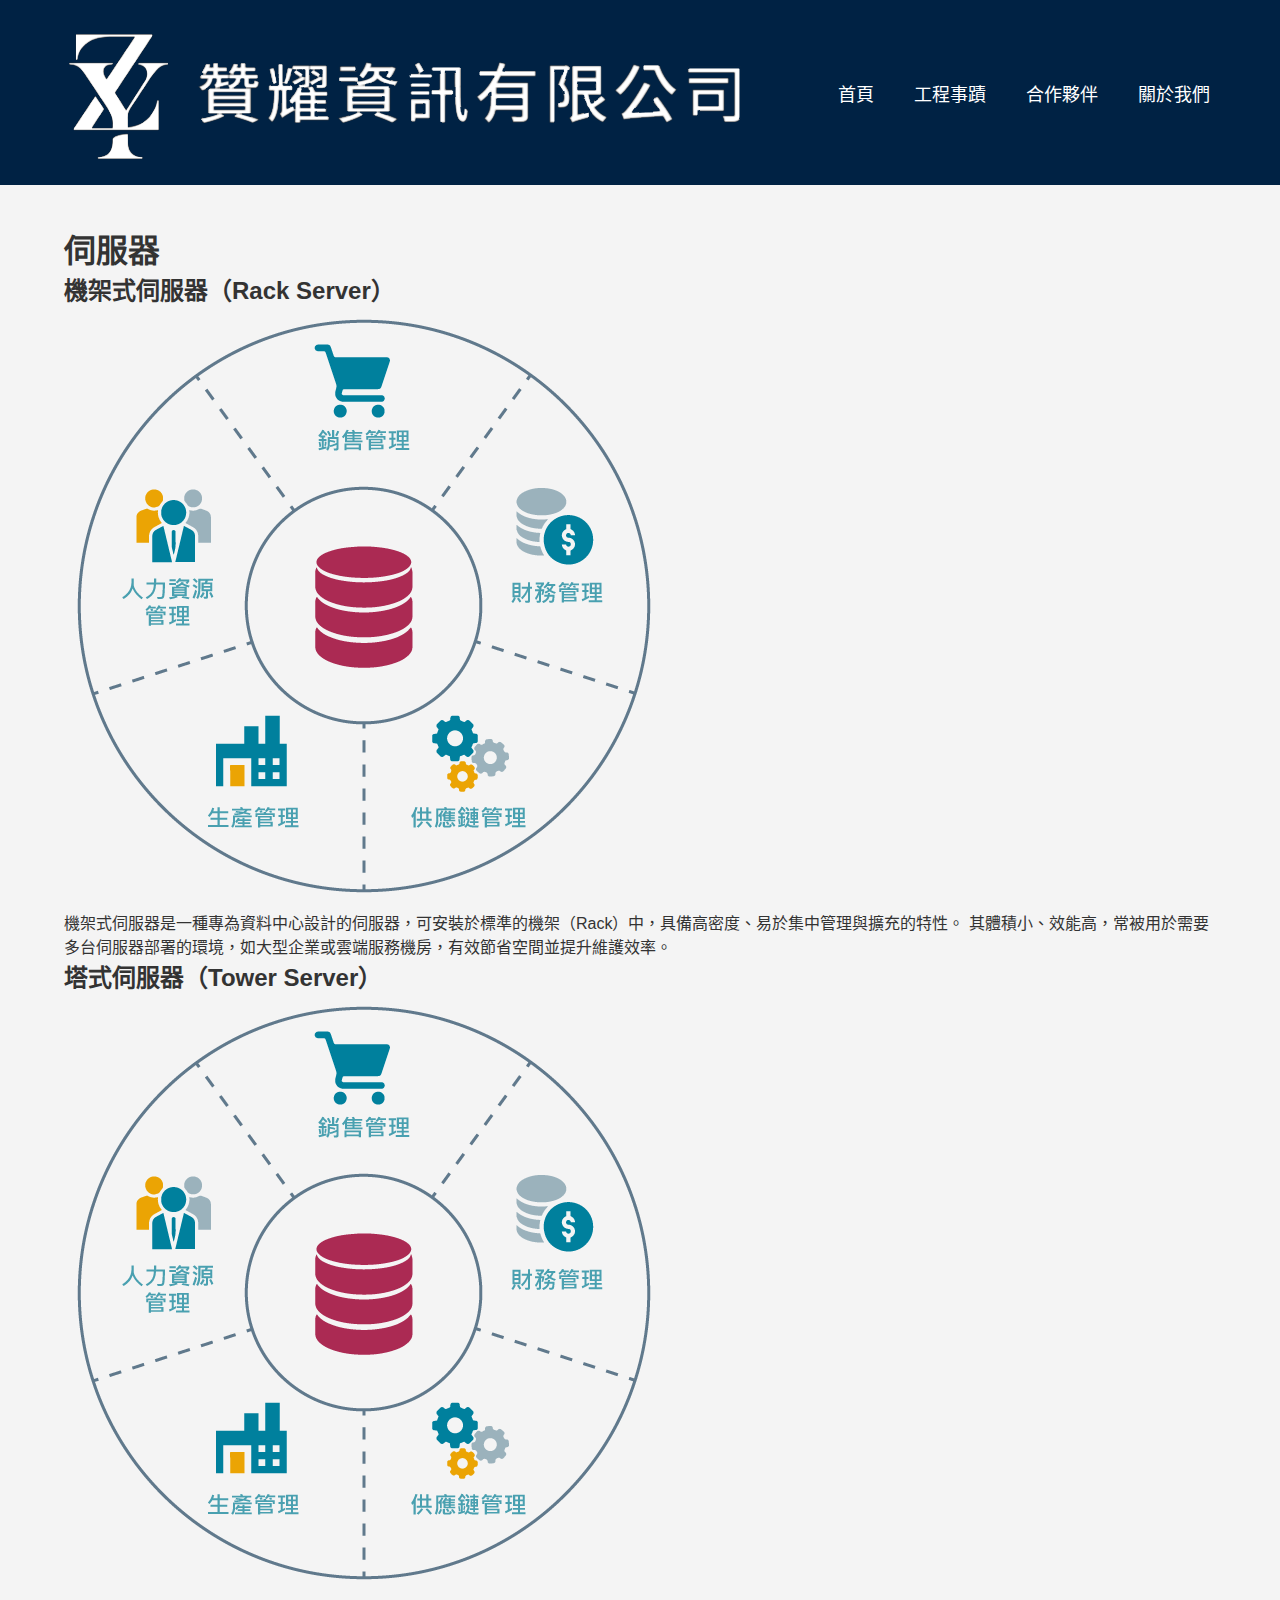
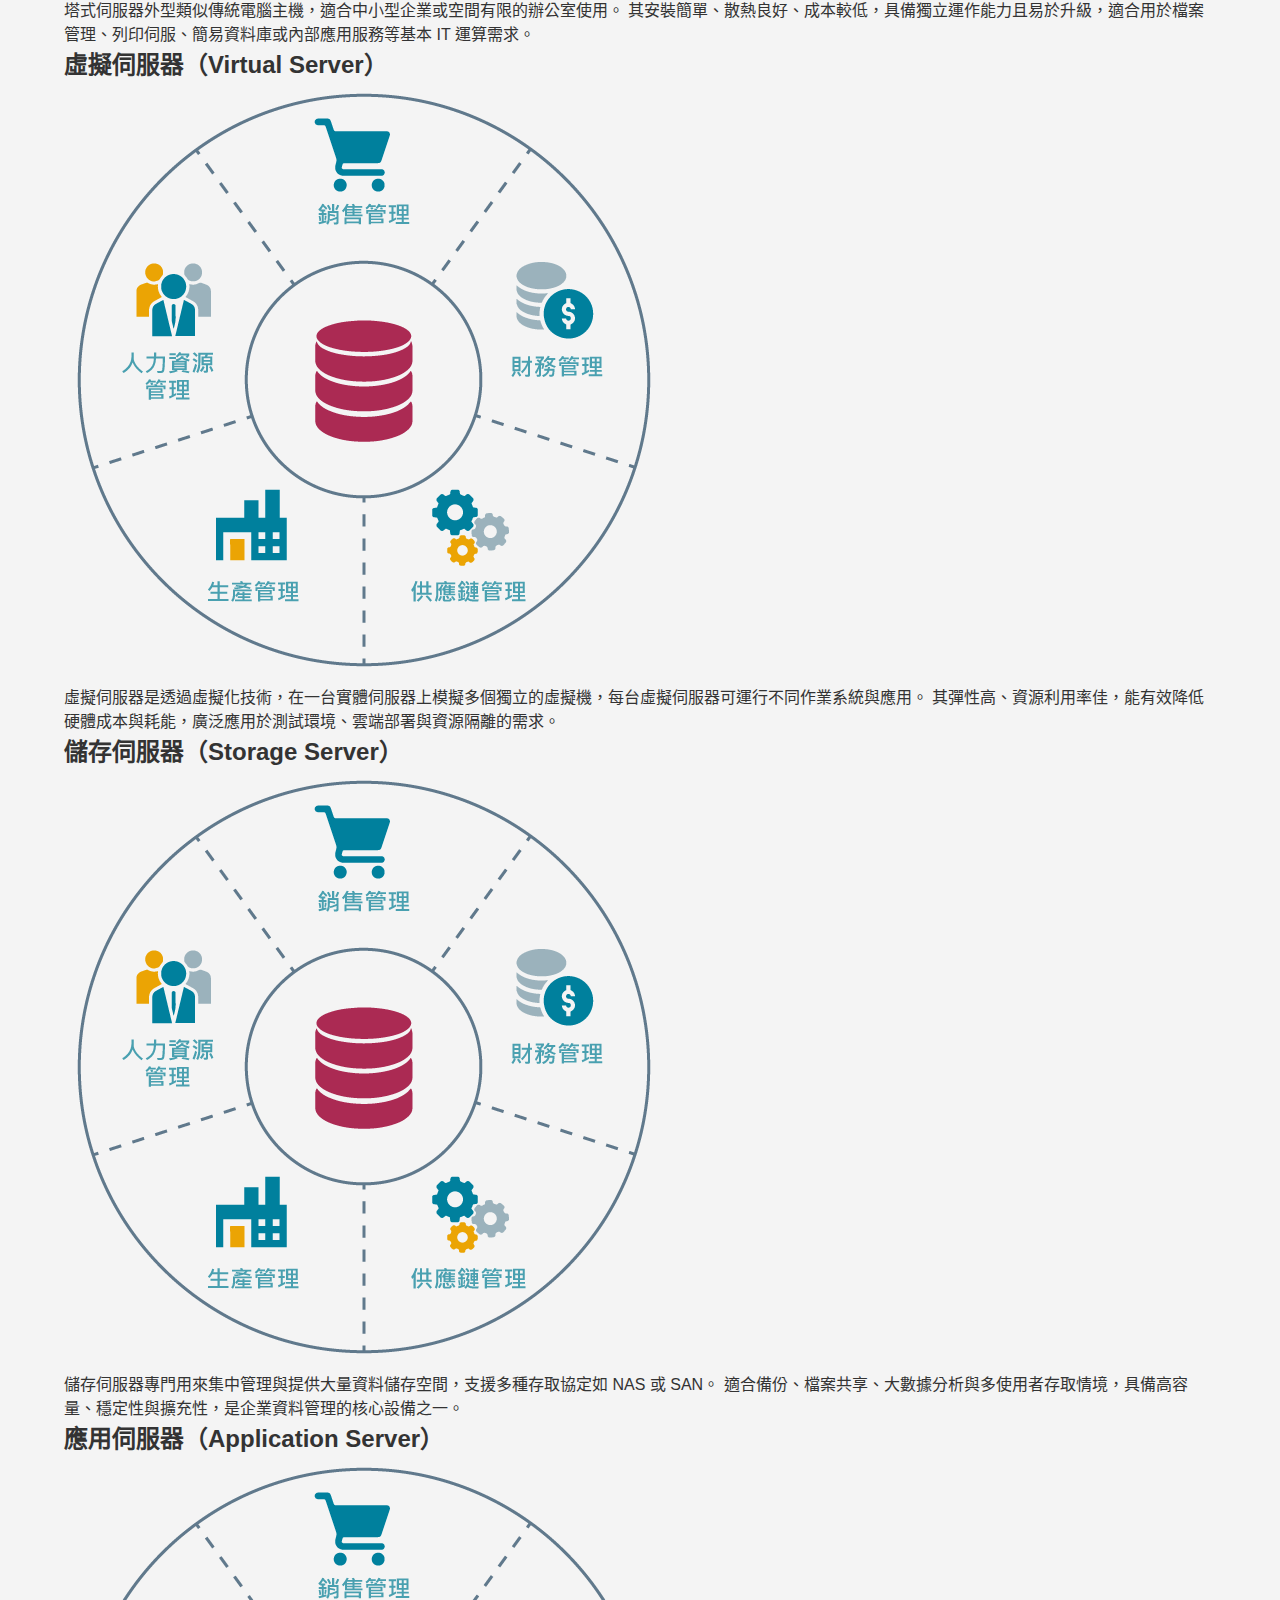
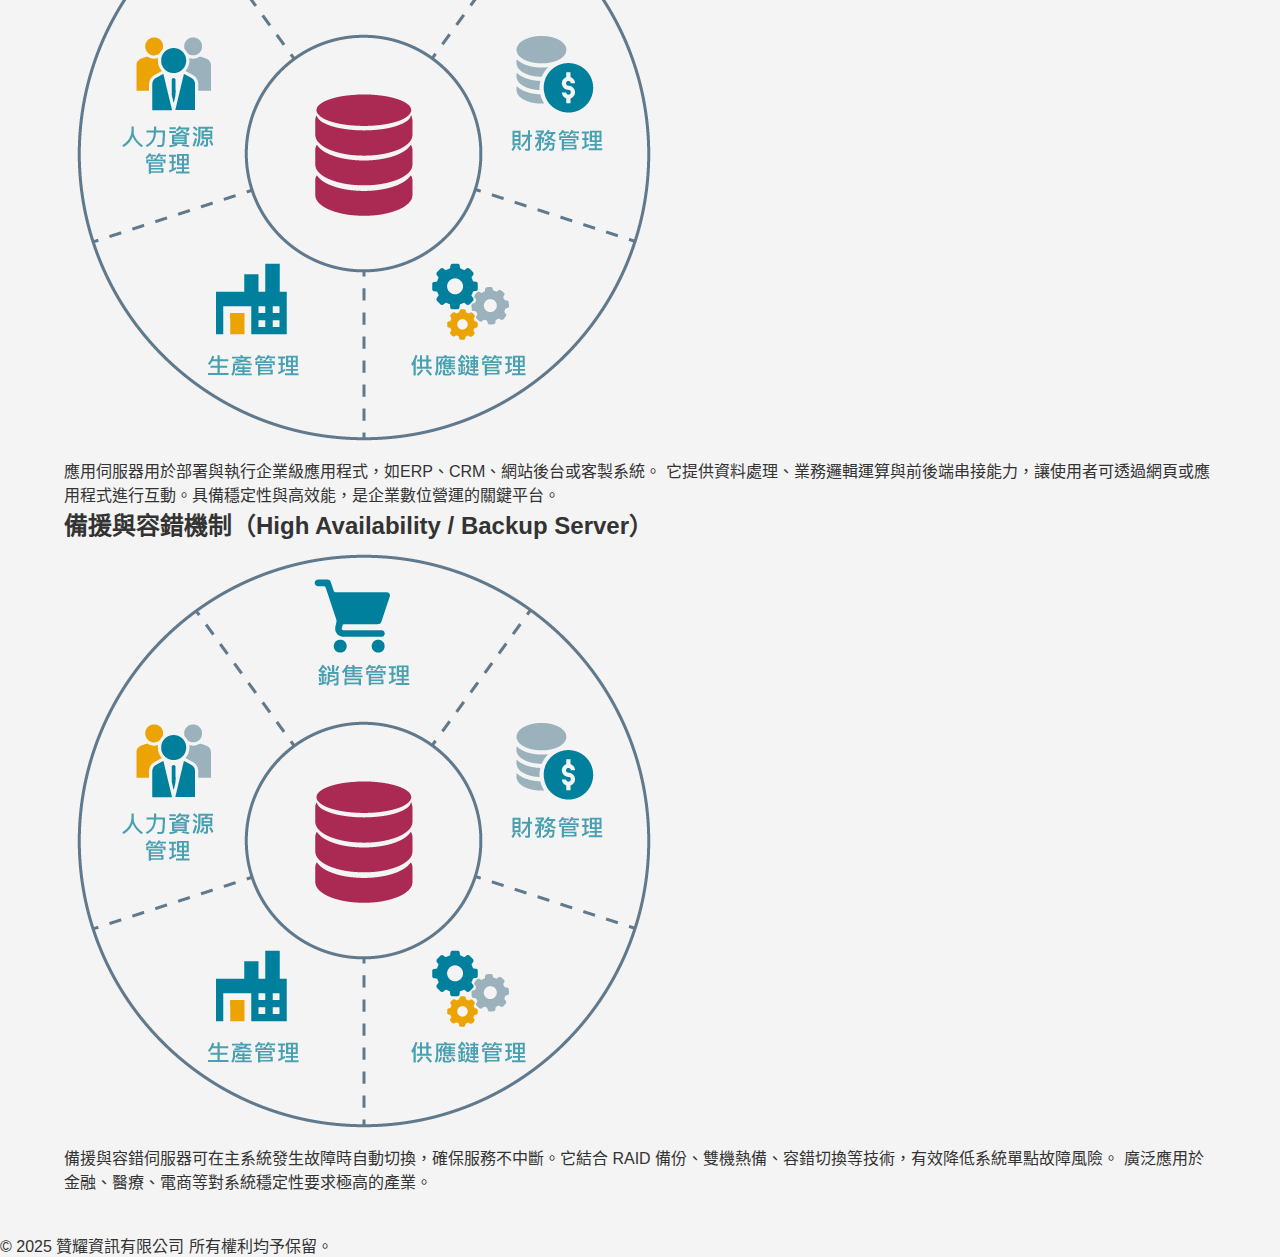
<file: server.html>
<!DOCTYPE html> <!-- 宣告 HTML5 文件類型 -->
<html lang="zh-TW"> <!-- 設定語言為繁體中文 -->

<head>
    <meta charset="UTF-8" /> <!-- 設定字符編碼為 UTF-8，支援中文 -->
    <meta name="viewport" content="width=device-width, initial-scale=1.0" /> <!-- 響應式設定，讓畫面適應不同裝置寬度 -->
    <link rel="icon" href="images/LOGOB1.png" type="image/png"> <!-- 設定瀏覽器頁籤的小圖示（favicon） -->
    <title>贊耀資訊有限公司</title> <!-- 設定頁面標題，顯示於瀏覽器頁籤 -->
    <link rel="stylesheet" href="navigation bar.css" /> <!-- 引入外部 CSS 樣式表 -->
</head>

<body> <!-- 網頁主體開始 -->

    <!-- 導覽列區塊 -->
    <header class="navbar"> <!-- 標頭區塊，含導覽列樣式 -->
        <div class="container"> <!-- 主容器：控制寬度與內部排列 -->

            <div class="logo"> <!-- Logo 區塊 -->
                <img src="images/LOGOW3.png" alt="公司Logo" class="logo-img">
                <!-- 顯示公司 Logo 圖片 -->
            </div>

            <div class="menu-toggle" onclick="toggleMenu()">☰</div> <!-- 漢堡選單按鈕，手機版使用，點擊會呼叫 toggleMenu() 函式 -->

            <nav class="menu"> <!-- 導覽列區塊 -->
                <ul class="nav-links"> <!-- 導覽連結列表 -->
                    <li><a href="index.html">首頁</a></li> <!-- 首頁連結 -->
                    <li><a href="engineering achievements.html">工程事蹟</a></li> <!-- 工程事蹟連結 -->
                    <li><a href="partner.html">合作夥伴</a></li> <!-- 合作夥伴連結 -->
                    <li><a href="about us.html">關於我們</a></li> <!-- 關於我們連結 -->
                </ul>
            </nav>

        </div> <!-- 結束 container -->
    </header> <!-- 結束導覽列 -->

    <!-- ✅ 第二頁內容區塊 -->
    <main class="container" style="padding: 40px 0;"> <!-- 主內容區塊，包含頁面主要內容 -->
        <div class="chat-section">
            <h1 class="section-title">伺服器</h1>

            <!-- 右圖左文字 -->
            <div class="message-box right">
                <h2 class="box-subtitle">機架式伺服器（Rack Server）</h2>
                <div class="avatar-box">
                    <img class="avatar" src="images/erp.png" alt="右圖">
                </div>
                <div class="bubble">機架式伺服器是一種專為資料中心設計的伺服器，可安裝於標準的機架（Rack）中，具備高密度、易於集中管理與擴充的特性。
                    其體積小、效能高，常被用於需要多台伺服器部署的環境，如大型企業或雲端服務機房，有效節省空間並提升維護效率。</div>
            </div>

            <!-- 左圖右文字 -->
            <div class="message-box left">
                <h2 class="box-subtitle">塔式伺服器（Tower Server）</h2>
                <div class="avatar-box">
                    <img class="avatar" src="images/erp.png" alt="左圖">
                </div>
                <div class="bubble">塔式伺服器外型類似傳統電腦主機，適合中小型企業或空間有限的辦公室使用。
                    其安裝簡單、散熱良好、成本較低，具備獨立運作能力且易於升級，適合用於檔案管理、列印伺服、簡易資料庫或內部應用服務等基本 IT 運算需求。</div>
            </div>

            <div class="message-box right">
                <h2 class="box-subtitle">虛擬伺服器（Virtual Server）</h2>
                <div class="avatar-box">
                    <img class="avatar" src="images/erp.png" alt="右圖">
                </div>
                <div class="bubble">虛擬伺服器是透過虛擬化技術，在一台實體伺服器上模擬多個獨立的虛擬機，每台虛擬伺服器可運行不同作業系統與應用。
                    其彈性高、資源利用率佳，能有效降低硬體成本與耗能，廣泛應用於測試環境、雲端部署與資源隔離的需求。</div>
            </div>

            <div class="message-box left">
                <h2 class="box-subtitle">儲存伺服器（Storage Server）</h2>
                <div class="avatar-box">
                    <img class="avatar" src="images/erp.png" alt="左圖">
                </div>
                <div class="bubble">儲存伺服器專門用來集中管理與提供大量資料儲存空間，支援多種存取協定如 NAS 或 SAN。
                    適合備份、檔案共享、大數據分析與多使用者存取情境，具備高容量、穩定性與擴充性，是企業資料管理的核心設備之一。</div>
            </div>

            <div class="message-box right">
                <h2 class="box-subtitle">應用伺服器（Application Server）</h2>
                <div class="avatar-box">
                    <img class="avatar" src="images/erp.png" alt="右圖">
                </div>
                <div class="bubble">應用伺服器用於部署與執行企業級應用程式，如ERP、CRM、網站後台或客製系統。
                    它提供資料處理、業務邏輯運算與前後端串接能力，讓使用者可透過網頁或應用程式進行互動。具備穩定性與高效能，是企業數位營運的關鍵平台。</div>
            </div>

            <div class="message-box left">
                <h2 class="box-subtitle">備援與容錯機制（High Availability / Backup Server）</h2>
                <div class="avatar-box">
                    <img class="avatar" src="images/erp.png" alt="左圖">
                </div>
                <div class="bubble">備援與容錯伺服器可在主系統發生故障時自動切換，確保服務不中斷。它結合 RAID 備份、雙機熱備、容錯切換等技術，有效降低系統單點故障風險。
                    廣泛應用於金融、醫療、電商等對系統穩定性要求極高的產業。</div>
            </div>
        </div>
    </main>

    <!-- JavaScript 區塊：控制漢堡選單開關 -->
    <script>
        function toggleMenu() { // 定義 toggleMenu 函式
            const menu = document.querySelector('.menu'); // 選取 menu 元素
            menu.classList.toggle('open'); // 切換 open 類別（若有就移除，沒有就加上）
        }
    </script>
    <div class="copyright"> <!-- 設定版權區 -->
        © 2025 贊耀資訊有限公司 所有權利均予保留。 <!-- 版權文字 -->
    </div>

</body> <!-- 結束 body 區塊 -->

</html> <!-- 結束 HTML 文件 -->
</file>
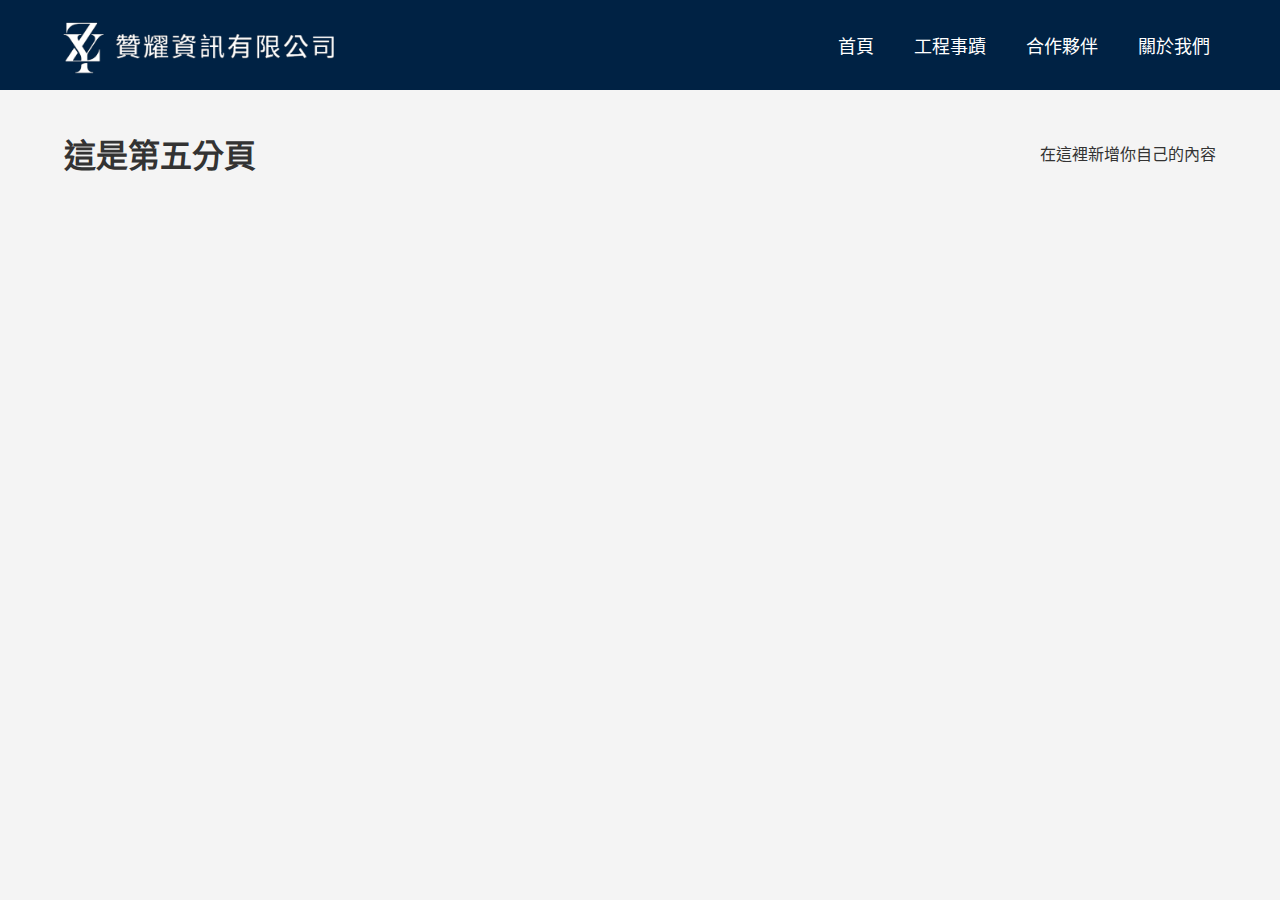
<file: software systems.html>
<!DOCTYPE html> <!-- 宣告 HTML5 文件類型 -->
<html lang="zh-TW"> <!-- 設定語言為繁體中文 -->

<head>
    <meta charset="UTF-8" /> <!-- 設定字符編碼為 UTF-8，支援中文 -->
    <meta name="viewport" content="width=device-width, initial-scale=1.0" /> <!-- 響應式設定，讓畫面適應不同裝置寬度 -->
    <link rel="icon" href="images/LOGOB1.png" type="image/png"> <!-- 設定瀏覽器頁籤的小圖示（favicon） -->
    <title>贊耀資訊有限公司</title> <!-- 設定頁面標題，顯示於瀏覽器頁籤 -->
    <link rel="stylesheet" href="navigation bar.css" /> <!-- 引入外部 CSS 樣式表 -->
</head>

<body> <!-- 網頁主體開始 -->

    <!-- 導覽列區塊 -->
    <header class="navbar"> <!-- 標頭區塊，含導覽列樣式 -->
        <div class="container"> <!-- 主容器：控制寬度與內部排列 -->

            <div class="logo"> <!-- Logo 區塊 -->
                <img src="images/LOGOW3.png" alt="公司Logo" style="height:60px; vertical-align: middle;">
                <!-- 顯示公司 Logo 圖片 -->
            </div>

            <div class="menu-toggle" onclick="toggleMenu()">☰</div> <!-- 漢堡選單按鈕，手機版使用，點擊會呼叫 toggleMenu() 函式 -->

            <nav class="menu"> <!-- 導覽列區塊 -->
                <ul class="nav-links"> <!-- 導覽連結列表 -->
                    <li><a href="index.html">首頁</a></li> <!-- 首頁連結 -->
                    <li><a href="engineering achievements.html">工程事蹟</a></li> <!-- 工程事蹟連結 -->
                    <li><a href="partner.html">合作夥伴</a></li> <!-- 合作夥伴連結 -->
                    <li><a href="about us.html">關於我們</a></li> <!-- 關於我們連結 -->
                </ul>
            </nav>

        </div> <!-- 結束 container -->
    </header> <!-- 結束導覽列 -->

    <!-- ✅ 第二頁內容區塊 -->
    <main class="container" style="padding: 40px 0;"> <!-- 主內容區塊，包含頁面主要內容 -->
        <h1>這是第五分頁</h1> <!-- 標題 -->
        <p>在這裡新增你自己的內容</p> <!-- 說明文字，可放自定內容 -->
    </main>

    <!-- JavaScript 區塊：控制漢堡選單開關 -->
    <script>
        function toggleMenu() { // 定義 toggleMenu 函式
            const menu = document.querySelector('.menu'); // 選取 menu 元素
            menu.classList.toggle('open'); // 切換 open 類別（若有就移除，沒有就加上）
        }
    </script>

</body> <!-- 結束 body 區塊 -->

</html> <!-- 結束 HTML 文件 -->
</file>
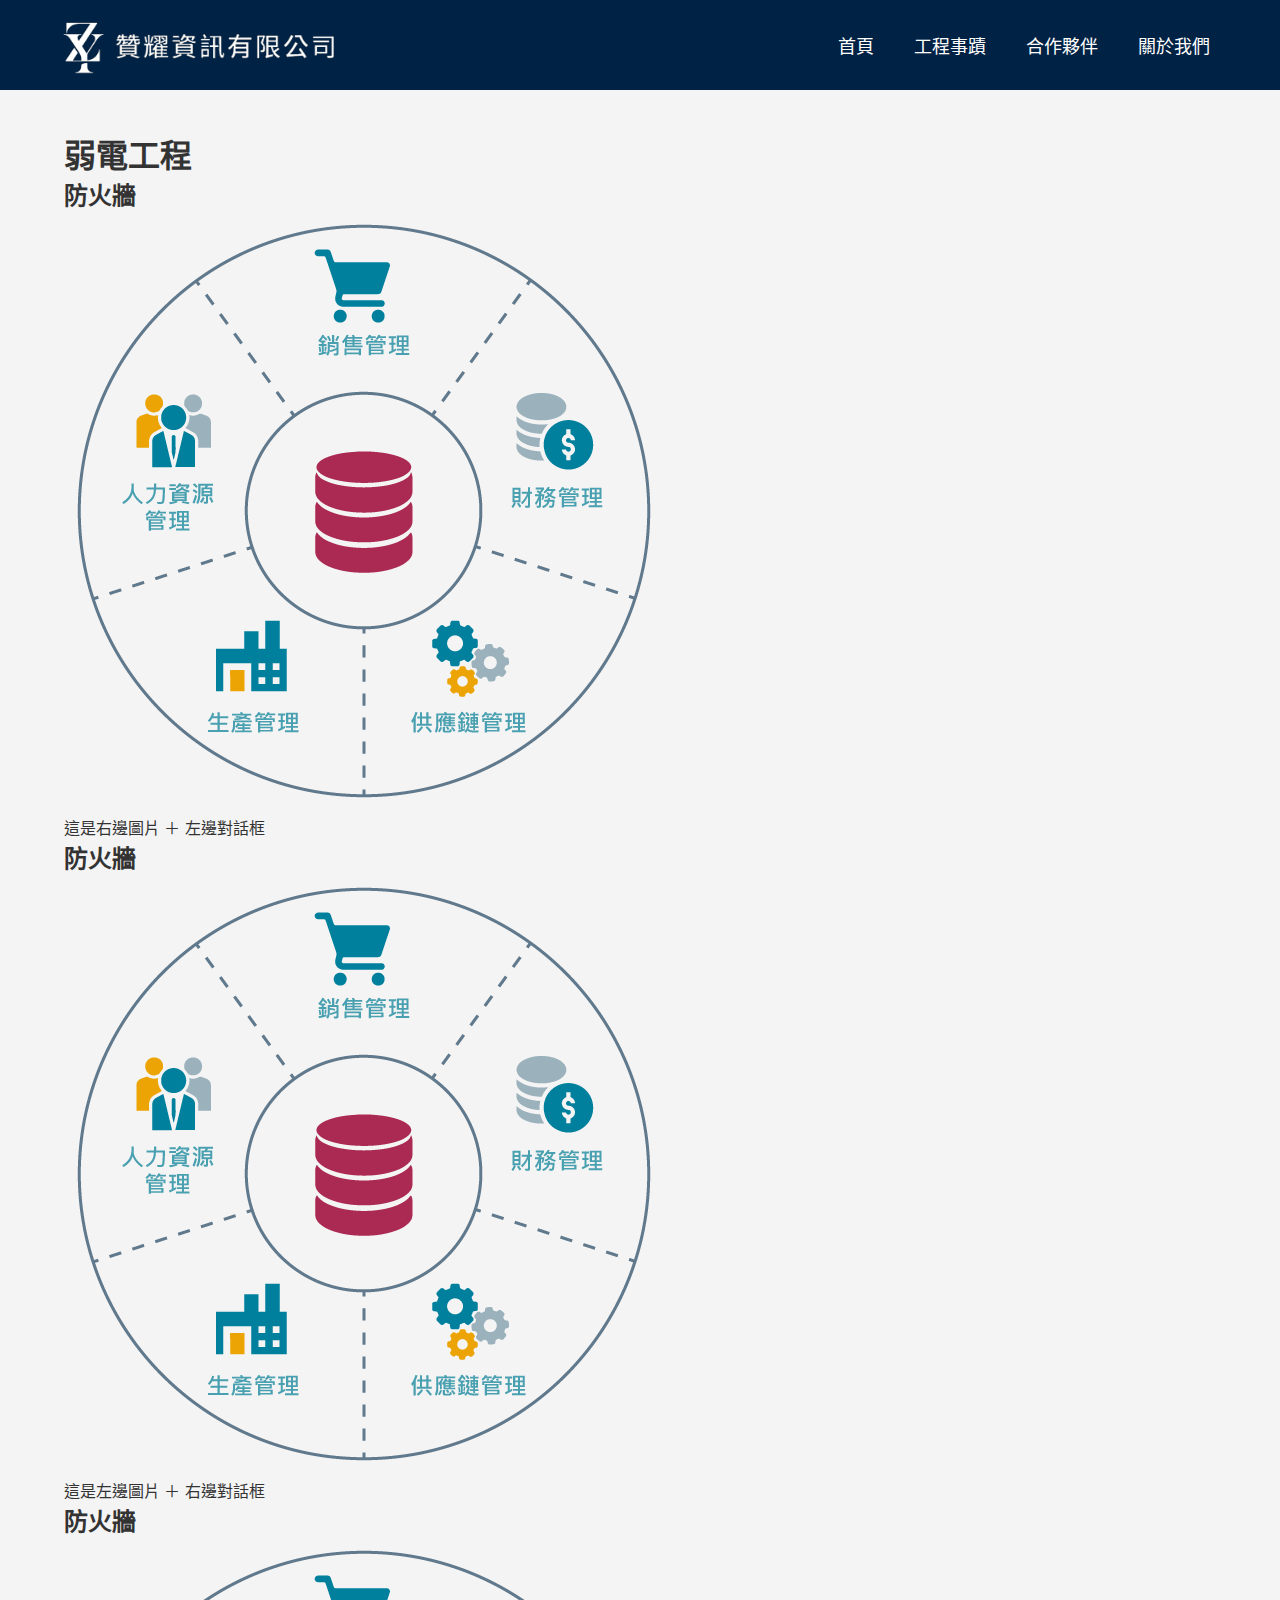
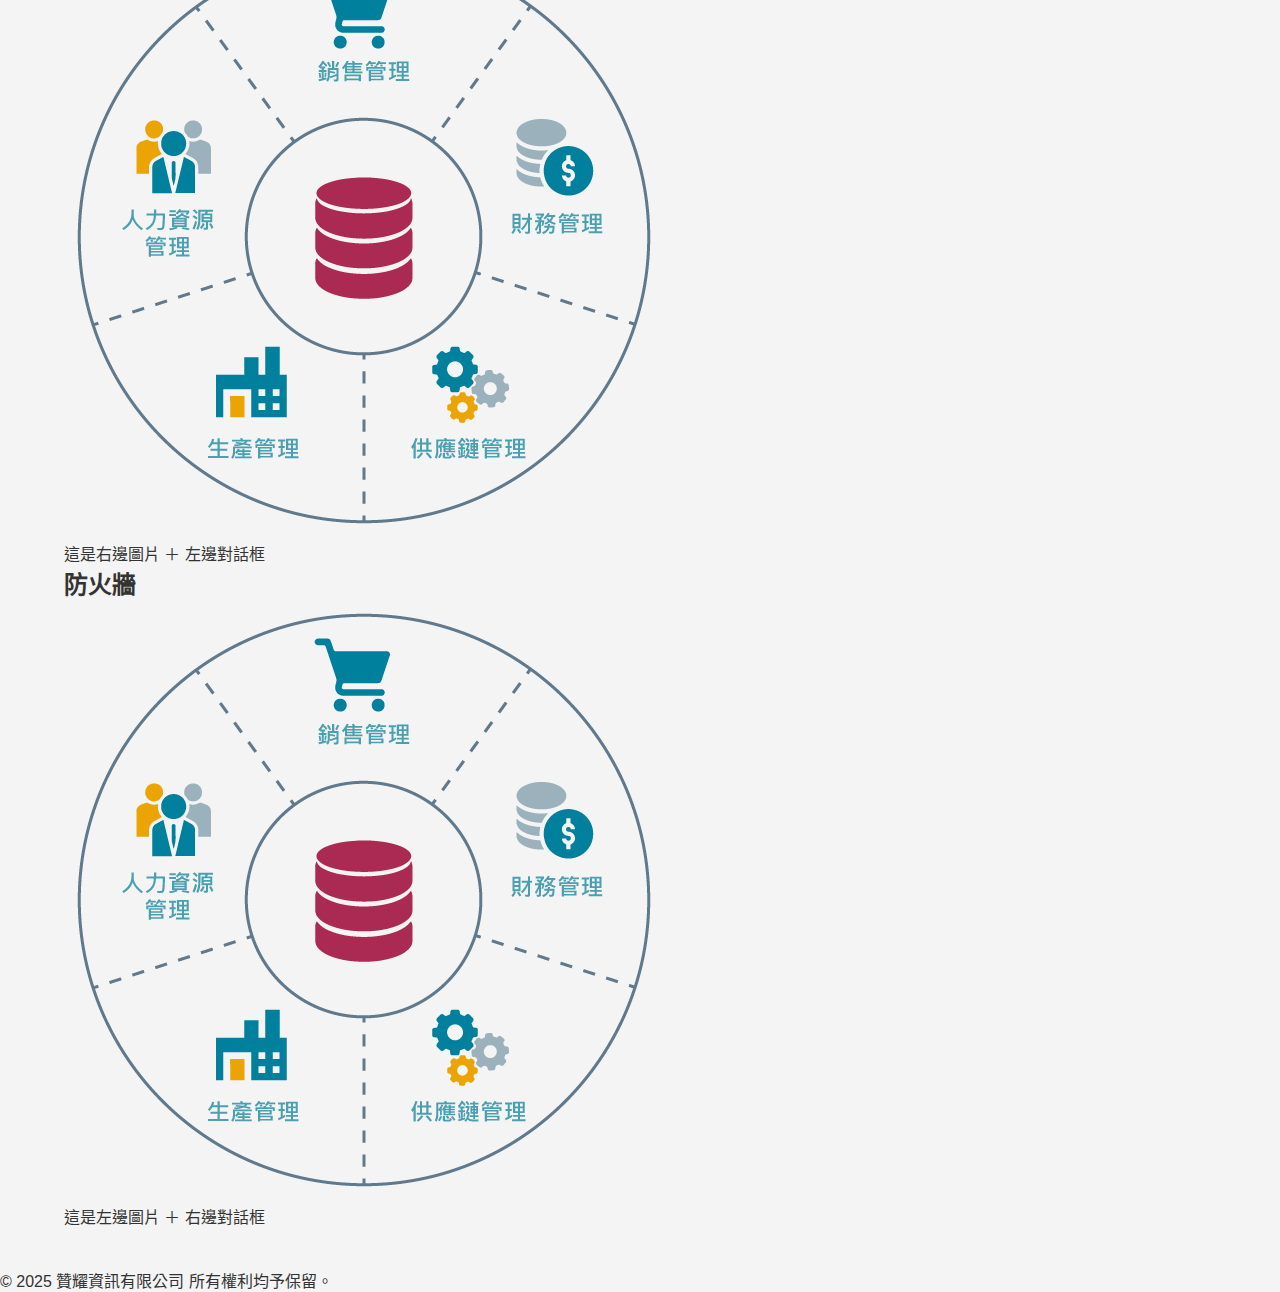
<file: weak ennginner.html>
<!DOCTYPE html> <!-- 宣告 HTML5 文件類型 -->
<html lang="zh-TW"> <!-- 設定語言為繁體中文 -->

<head>
    <meta charset="UTF-8" /> <!-- 設定字符編碼為 UTF-8，支援中文 -->
    <meta name="viewport" content="width=device-width, initial-scale=1.0" /> <!-- 響應式設定，讓畫面適應不同裝置寬度 -->
    <link rel="icon" href="images/LOGOB1.png" type="image/png"> <!-- 設定瀏覽器頁籤的小圖示（favicon） -->
    <title>贊耀資訊有限公司</title> <!-- 設定頁面標題，顯示於瀏覽器頁籤 -->
    <link rel="stylesheet" href="navigation bar.css" /> <!-- 引入外部 CSS 樣式表 -->
</head>

<body> <!-- 網頁主體開始 -->

    <!-- 導覽列區塊 -->
    <header class="navbar"> <!-- 標頭區塊，含導覽列樣式 -->
        <div class="container"> <!-- 主容器：控制寬度與內部排列 -->

            <div class="logo"> <!-- Logo 區塊 -->
                <img src="images/LOGOW3.png" alt="公司Logo" style="height:60px; vertical-align: middle;">
                <!-- 顯示公司 Logo 圖片 -->
            </div>

            <div class="menu-toggle" onclick="toggleMenu()">☰</div> <!-- 漢堡選單按鈕，手機版使用，點擊會呼叫 toggleMenu() 函式 -->

            <nav class="menu"> <!-- 導覽列區塊 -->
                <ul class="nav-links"> <!-- 導覽連結列表 -->
                    <li><a href="index.html">首頁</a></li> <!-- 首頁連結 -->
                    <li><a href="engineering achievements.html">工程事蹟</a></li> <!-- 工程事蹟連結 -->
                    <li><a href="partner.html">合作夥伴</a></li> <!-- 合作夥伴連結 -->
                    <li><a href="about us.html">關於我們</a></li> <!-- 關於我們連結 -->
                </ul>
            </nav>

        </div> <!-- 結束 container -->
    </header> <!-- 結束導覽列 -->

    <!-- ✅ 第二頁內容區塊 -->
    <main class="container" style="padding: 40px 0;"> <!-- 主內容區塊，包含頁面主要內容 -->
        <div class="chat-section">
            <h1 class="section-title">弱電工程</h1>

            <!-- 右圖左文字 -->
            <div class="message-box right">
                <h2 class="box-subtitle">防火牆</h2>
                <div class="avatar-box">
                    <img class="avatar" src="images/erp.png" alt="右圖">
                </div>
                <div class="bubble">這是右邊圖片 ＋ 左邊對話框</div>
            </div>

            <!-- 左圖右文字 -->
            <div class="message-box left">
                <h2 class="box-subtitle">防火牆</h2>
                <div class="avatar-box">
                    <img class="avatar" src="images/erp.png" alt="左圖">
                </div>
                <div class="bubble">這是左邊圖片 ＋ 右邊對話框</div>
            </div>

            <div class="message-box right">
                <h2 class="box-subtitle">防火牆</h2>
                <div class="avatar-box">
                    <img class="avatar" src="images/erp.png" alt="右圖">
                </div>
                <div class="bubble">這是右邊圖片 ＋ 左邊對話框</div>
            </div>

            <div class="message-box left">
                <h2 class="box-subtitle">防火牆</h2>
                <div class="avatar-box">
                    <img class="avatar" src="images/erp.png" alt="左圖">
                </div>
                <div class="bubble">這是左邊圖片 ＋ 右邊對話框</div>
            </div>
        </div>
    </main>

    <!-- JavaScript 區塊：控制漢堡選單開關 -->
    <script>
        function toggleMenu() { // 定義 toggleMenu 函式
            const menu = document.querySelector('.menu'); // 選取 menu 元素
            menu.classList.toggle('open'); // 切換 open 類別（若有就移除，沒有就加上）
        }
    </script>
    <div class="copyright"> <!-- 設定版權區 -->
        © 2025 贊耀資訊有限公司 所有權利均予保留。 <!-- 版權文字 -->
    </div>

</body> <!-- 結束 body 區塊 -->

</html> <!-- 結束 HTML 文件 -->
</file>
<file: navigation bar.css>
/* ========= Reset 預設重設 ========= */
* {
    margin: 0;
    /* 移除所有元素的外邊距 */
    padding: 0;
    /* 移除所有元素的內邊距 */
    box-sizing: border-box;
    /* 設定 box-sizing 為 border-box，使寬高包含 padding 與 border */
}

/* ========= 全域設定 ========= */
body {
    font-family: "Segoe UI", sans-serif;
    /* 設定全站字型 */
    background: #f4f4f4;
    /* 設定網頁背景色 */
    color: #333;
    /* 預設文字顏色 */
}

/* ========= 主容器設定 ========= */
.container {
    width: 90%;
    /* 寬度為畫面的 90% */
    max-width: 1200px;
    /* 最大寬度限制為 1200px */
    margin: auto;
    /* 水平置中 */
    display: flex;
    /* 使用 Flex 排版 */
    justify-content: space-between;
    /* 子項目左右對齊 */
    align-items: center;
    /* 垂直置中 */
    flex-wrap: wrap;
    /* 允許子項目自動換行 */
}

/* ========= 導覽列主體 ========= */
.navbar {
    background: #002244;
    /* 深藍色背景 */
    color: #fff;
    /* 白色文字 */
    padding: 15px 0;
    /* 上下內邊距 */
    width: 100%;
    /* 滿版寬度 */
}

/* ========= 導覽列內部容器 ========= */
.navbar .container {
    position: relative;
    /* 為漢堡選單定位提供基準 */
    width: 100%;
    /* 寬度滿版 */
    max-width: 100%;
    /* 不限制最大寬度 */
    margin: 0 auto;
    /* 水平置中 */
    display: flex;
    /* 使用 Flex 排列內容 */
    justify-content: space-between;
    /* 左右貼齊對齊 */
    align-items: center;
    /* 垂直置中對齊 */
    padding: 0;
    /* 移除內距 */
}

/* ========= Logo 區塊 ========= */
.navbar .logo {
    font-size: 24px;
    /* 字體大小 */
    font-weight: bold;
    /* 字體加粗 */
    color: white;
    /* 白色文字 */
    margin-left: 60px;
    /* 靠左內距 */
}

/* ========= 導覽連結容器 ========= */
.navbar nav .nav-links {
    list-style: none;
    /* 移除清單點點 */
    display: flex;
    /* 水平排列 */
    gap: 20px;
    /* 項目之間的間距 */
    padding-right: 60px;
    /* 靠右內距 */
    flex-wrap: wrap;
    /* 項目可換行 */
}

/* ========= 導覽項目（li）設定 ========= */
.navbar .nav-links li {
    padding-left: 10px;
    /* 左內距 */
    padding-right: 10px;
    /* 右內距 */
}

/* ========= 導覽超連結樣式 ========= */
.navbar .nav-links li a {
    color: white;
    /* 白色文字 */
    text-decoration: none;
    /* 移除底線 */
    font-weight: 500;
    /* 中等字重 */
    font-size: 18px;
    /* 字體大小 */
    transition: color 0.3s;
    /* 滑鼠懸停時顏色變化過渡效果 */
}

/* ========= 懸停變色效果 ========= */
.navbar .nav-links li a:hover {
    color: #00bfff;
    /* 懸停時變成亮藍色 */
}

/* ========= 響應式：漢堡選單按鈕 ========= */
.menu-toggle {
    display: none;
    /* 預設隱藏（僅手機版顯示） */
    font-size: 32px;
    /* 字體大小 */
    color: white;
    /* 白色圖示 */
    cursor: pointer;
    /* 游標變成手型 */
    padding: 10px 20px;
    /* 內距 */
    position: absolute;
    /* 絕對定位於右上角 */
    right: 0;
    /* 靠右對齊 */
    top: 50%;
    /* 垂直置中 */
    transform: translateY(-50%);
    /* 垂直平移置中 */
    z-index: 1001;
    /* 層級高於選單本體 */
    background: transparent;
    /* 背景透明 */
}

/* ========= 桌面版選單顯示（預設） ========= */
.menu {
    display: block;
    /* 導覽選單預設為顯示 */
}

/* ========= 響應式設計：手機版樣式 ========= */
@media (max-width: 768px) {
    .menu-toggle {
        display: block;
        /* 顯示漢堡按鈕 */
    }

    .menu {
        position: absolute;
        /* 絕對定位 */
        top: 0;
        /* 貼齊頂部 */
        right: -300px;
        /* 隱藏在畫面右邊外 */
        width: 100px;
        /* 選單寬度 */
        height: 100vh;
        /* 高度為整個螢幕 */
        background-color: #002244;
        /* 深藍背景 */
        padding-top: 60px;
        /* 上方留空，避免蓋到 Logo */
        transition: right 0.3s;
        /* 開關動畫 */
        z-index: 1000;
        /* 層級低於 menu-toggle */
    }

    .menu.open {
        right: 0;
        /* 加上 open 類別時滑出選單 */
    }

    .nav-links {
        flex-direction: column;
        /* 導覽項目改為直排 */
        gap: 20px;
        /* 項目間距 */
        padding: 0 20px;
        /* 左右內距 */
    }

    .nav-links li {
        padding: 10px 0;
        /* 上下內距 */
    }

    .navbar .container {
        flex-direction: row;
        /* 導覽主容器仍橫排 */
        justify-content: space-between;
        /* 左右對齊 */
    }
}
</file>
<file: gaming PC.css>
/* ========= Reset 預設重設 ========= */
* {
    margin: 0;
    /* 移除所有元素的外邊距 */
    padding: 0;
    /* 移除所有元素的內邊距 */
    box-sizing: border-box;
    /* 設定 box-sizing 為 border-box，使寬高包含 padding 與 border */
}

html,
body {
    overflow-x: hidden;
}

/* ========= 全域設定 ========= */
body {
    font-family: "Segoe UI", sans-serif;
    /* 設定全站字型 */
    background: #f4f4f4;
    /* 設定網頁背景色 */
    color: #333;
    /* 預設文字顏色 */
}

/* ========= 主容器設定 ========= */
.container {
    width: 90%;
    /* 寬度為畫面的 90% */
    max-width: 1200px;
    /* 最大寬度限制為 1200px */
    margin: auto;
    /* 水平置中 */
    display: flex;
    /* 使用 Flex 排版 */
    justify-content: space-between;
    /* 子項目左右對齊 */
    align-items: center;
    /* 垂直置中 */
    flex-wrap: wrap;
    /* 允許子項目自動換行 */
}

/* ========= 導覽列主體 ========= */
.navbar {
    background: #002244;
    /* 深藍色背景 */
    color: #fff;
    /* 白色文字 */
    padding: 15px 0;
    /* 上下內邊距 */
    width: 100%;
    /* 滿版寬度 */
}

/* ========= 導覽列內部容器 ========= */
.navbar .container {
    position: relative;
    /* 為漢堡選單定位提供基準 */
    width: 100%;
    /* 寬度滿版 */
    max-width: 100%;
    /* 不限制最大寬度 */
    margin: 0 auto;
    /* 水平置中 */
    display: flex;
    /* 使用 Flex 排列內容 */
    justify-content: space-between;
    /* 左右貼齊對齊 */
    align-items: center;
    /* 垂直置中對齊 */
    padding: 0;
    /* 移除內距 */
}

/* ========= Logo 區塊 ========= */
.navbar .logo {
    font-size: 24px;
    /* 字體大小 */
    font-weight: bold;
    /* 字體加粗 */
    color: white;
    /* 白色文字 */
    margin-left: 60px;
    /* 靠左內距 */
}

.logo-img {
    height: 60px;
}

/* ========= 導覽連結容器 ========= */
.navbar nav .nav-links {
    list-style: none;
    /* 移除清單點點 */
    display: flex;
    /* 水平排列 */
    gap: 20px;
    /* 項目之間的間距 */
    padding-right: 60px;
    /* 靠右內距 */
    flex-wrap: wrap;
    /* 項目可換行 */
}

/* ========= 導覽項目（li）設定 ========= */
.navbar .nav-links li {
    padding-left: 10px;
    /* 左內距 */
    padding-right: 10px;
    /* 右內距 */
}

/* ========= 導覽超連結樣式 ========= */
.navbar .nav-links li a {
    color: white;
    /* 白色文字 */
    text-decoration: none;
    /* 移除底線 */
    font-weight: 500;
    /* 中等字重 */
    font-size: 18px;
    /* 字體大小 */
    transition: color 0.3s;
    /* 滑鼠懸停時顏色變化過渡效果 */
}

.section-title {
    font-size: 40px;
    font-weight: bold;
    text-align: center;
    margin: -20px 0 20px 0;
    color: #002244;
    position: relative;
    display: inline-block;
    font-weight: 600;
}

.section-title::after {
    content: "";
    display: block;
    width: 100px;
    height: 6px;
    background-color: #002244;
    /* 深藍色，與導覽列呼應 */
    margin: 10px auto 0;
    border-radius: 2px;
}

.box-subtitle {
    position: absolute;
    top: 15px;
    left: 30px;
    font-size: 27px;
    font-weight: 600;
    color: #1e3a5f;
    border-left: 6px solid #1e3a5f;
    padding-left: 12px;
    background-color: transparent;
}

.chat-section {
    display: flex;
    flex-direction: column;
    align-items: center;
    /* ✅ 將每塊 message-box 水平置中 */
    gap: 50px;
    /* ✅ 區塊之間距離大一點 */
    padding: 50px 20px;
    /* ✅ 上下左右留白空間 */
    max-width: 1100px;
    /* ✅ 設定最大寬度 */
    margin: 0 auto;
    /* ✅ 水平置中 chat-section */
}

.message-box {
    position: relative;
    /* ✅ 讓內部小標題可以定位 */
    width: 1000px;
    height: 340px;
    display: flex;
    align-items: center;
    justify-content: flex-start;
    /* ✅ 不再兩端對齊，改為靠左（或靠右） */
    gap: 30px;
    /* ✅ 設定圖片與 bubble 間距 */
    background-color: #eee;
    border-radius: 0px;
    padding: 30px;
    box-shadow: 0 4px 12px rgba(0, 0, 0, 0.15);
}

.message-box.left {
    flex-direction: row;
}

.message-box.right {
    flex-direction: row-reverse;
}

.avatar-box {
    width: 230px;
    /* ✅ 外框寬度 */
    height: 230px;
    /* ✅ 外框高度 */
    background-color: white;
    /* ✅ 背景白色，讓圖片底透明區不會透出底色 */
    border: 2px solid #ccc;
    /* ✅ 灰色邊框 */
    display: flex;
    /* ✅ 使用 flex，讓圖片置中 */
    align-items: center;
    /* ✅ 垂直置中 */
    justify-content: center;
    /* ✅ 水平置中 */
    margin: 40px 2px 0 2px;
    /* ⬅️ 上右下左，圖片往下推 */
    /* ✅ 左右間距 20px，讓圖片與對話框有空隙 */
    box-shadow: 0 2px 6px rgba(0, 0, 0, 0.15);
    /* ✅ 加上陰影讓框更立體 */
}

.avatar {
    width: 100%;
    /* ✅ 圖片寬度 */
    height: 100%;
    /* ✅ 圖片高度 */
    object-fit: cover;
    /* ✅ 等比例裁切填滿，圖片不會被拉伸變形 */
    border-radius: 0;
    /* ✅ 無圓角（保留方形外觀） */
}

.bubble {
    margin-top: 40px;
    width: 700px;
    /* ✅ 寬度 */
    height: 200px;
    /* ✅ 高度 */
    background-color: #fff;
    padding: 18px 24px;
    border-radius: 20px;
    font-size: 22px;
    max-width: 700px;
    box-shadow: 0 2px 6px rgba(0, 0, 0, 0.1);
    position: relative;
    text-align: justify;
}

.message-box.left .bubble::before {
    content: "";
    position: absolute;
    left: -22px;
    top: 30px;
    width: 0;
    height: 0;
    border-top: 17px solid transparent;
    border-bottom: 17px solid transparent;
    border-right: 22px solid #ccc;
    /* 外層「邊框」顏色 */
}

.message-box.left .bubble::after {
    content: "";
    position: absolute;
    left: -20px;
    /* 相對略靠內，形成邊框效果 */
    top: 30px;
    width: 0;
    height: 0;
    border-top: 15px solid transparent;
    border-bottom: 15px solid transparent;
    border-right: 20px solid #fff;
    /* 泡泡背景色 */
}

.message-box.right .bubble::before {
    content: "";
    position: absolute;
    right: -22px;
    top: 30px;
    width: 0;
    height: 0;
    border-top: 17px solid transparent;
    border-bottom: 17px solid transparent;
    border-left: 22px solid #ccc;
    /* 外層邊框色 */
}

.message-box.right .bubble::after {
    content: "";
    position: absolute;
    right: -20px;
    top: 30px;
    width: 0;
    height: 0;
    border-top: 15px solid transparent;
    border-bottom: 15px solid transparent;
    border-left: 20px solid #fff;
    /* 泡泡背景色 */
}

/* ========= 頁尾區塊 ========= */
footer {
    background: #222;
    /* 背景深灰 */
    color: white;
    /* 白字 */
    text-align: left;
    /* 左對齊 */
    padding: 20px;
    /* 內距 */
    margin-top: 30px;
    /* 上方間距 */
}

.footer-info {
    background: #002244;
    /* 更深背景 */
    color: #fff;
    /* 白字 */
    padding: 20px;
    /* 內距 */
    margin-top: 10px;
    /* ✅ 確保本身無額外 margin */
    border-top: 1px solid #111;
    /* ✅ 加上邊框避免白縫視覺 */
}

/* ========= 聯絡資訊 + 地圖區塊 ========= */
.contact-map {
    display: flex;
    /* 使用 Flex 排版 */
    flex-wrap: wrap;
    /* 換行 */
    justify-content: space-between;
    /* 分佈對齊 */
    gap: 50px;
    /* 間距 */
    align-items: flex-start;
    /* 靠上對齊 */
}

.contact-text {
    flex: 1 1 300px;
    /* 占據寬度且可換行 */
    min-width: 250px;
    /* 最小寬度 */
    text-align: left;
    /* 左對齊 */
    align-self: center;
    /* 垂直置中 */
    padding-left: 25px;
    /* 靠右一點 */
}

.contact-text h3 {
    margin-bottom: 15px;
    /* 標題下方間距 */
    font-size: 22px;
    /* 標題字大小 */
    color: #fff;
    /* 白色 */
}

.contact-text p {
    margin-bottom: 8px;
    /* 段落下間距 */
    font-size: 18px;
    /* 字體大小 */
    color: #ccc;
    /* 灰色文字 */
}

.line-qr {
    position: relative;
    /* 相對定位 */
    left: 50px;
    /* 靠左 */
}

.contact-map-embed {
    flex: 1 1 300px;
    /* 寬度設定 */
    min-width: 300px;
    /* 最小寬度 */
    max-width: 400px;
    /* 最大寬度 */
    position: relative;
    /* 相對定位 */
    left: 70px;
    /* 靠左 */
}

.contact-map-embed iframe {
    width: 300px;
    height: 300px;
    aspect-ratio: 1 / 1;
    /* 寬高比 */
    border: 0;
    /* 無邊框 */
}

/* ========= 版權區塊 ========= */
.copyright {
    background-color: #000000;
    /* 白底 */
    color: #ffffff;
    /* 字色深灰 */
    text-align: center;
    /* 置中對齊 */
    font-size: 14px;
    /* 字體大小 */
    padding: 12px 0;
    /* 上下內距 */
}

/* ========= 懸停變色效果 ========= */
.navbar .nav-links li a:hover {
    color: #00bfff;
    /* 懸停時變成亮藍色 */
}

/* ========= 響應式：漢堡選單按鈕 ========= */
.menu-toggle {
    display: none;
    /* 預設隱藏（僅手機版顯示） */
    font-size: 32px;
    /* 字體大小 */
    color: white;
    /* 白色圖示 */
    cursor: pointer;
    /* 游標變成手型 */
    padding: 10px 20px;
    /* 內距 */
    position: absolute;
    /* 絕對定位於右上角 */
    right: 0;
    /* 靠右對齊 */
    top: 50%;
    /* 垂直置中 */
    transform: translateY(-50%);
    /* 垂直平移置中 */
    z-index: 1001;
    /* 層級高於選單本體 */
    background: transparent;
    /* 背景透明 */
}

/* ========= 桌面版選單顯示（預設） ========= */
.menu {
    display: block;
    /* 導覽選單預設為顯示 */
}

/* ========= 響應式設計：手機版樣式 ========= */
@media (max-width: 768px) {
    .logo-img {
        height: 50px;
    }

    .menu-toggle {
        display: block;
        /* 顯示漢堡按鈕 */
    }

    .navbar .logo {
        margin-left: 15px !important;
        /* 改小一點 */
    }

    .menu {
        position: absolute;
        /* 固定選單位置 */
        top: 0;
        /* 從畫面頂部開始 */
        right: -300px;
        /* 初始隱藏於右側畫面外 */
        width: 60vw;
        /* 選單寬度 */
        max-width: 110px;
        height: 100vh;
        /* 滿版高度 */
        background-color: #002244;
        /* 背景色深藍 */
        padding-top: 60px;
        /* 上方留白以避開 logo */
        transition: right 0.3s ease;
        /* 滑出動畫 */
        z-index: 1000;
        /* 層級設定 */
    }

    .menu.open {
        right: 0;
        /* 加上 open 類別時滑出選單 */
    }

    .nav-links {
        flex-direction: column;
        /* 導覽列改為直排 */
        gap: 20px;
        /* 每項間距 */
        padding: 0 20px;
        /* 內距避免文字貼邊 */
    }

    .nav-links li {
        padding: 10px 0;
        /* 垂直內距方便點擊 */
    }

    .nav-links a {
        padding-left: 5px;
        /* 左側距離，可依需求調整 */
    }

    .navbar .container {
        flex-direction: row;
        /* 主容器維持橫向排列 */
        justify-content: space-between;
        /* 左右兩端對齊 */
    }
}

/* ========= 響應式設計 ========= */
@media (max-width: 768px) {
    .navbar .container {
        flex-direction: column;
        /* 導覽列主容器改為直向排列 */
        align-items: flex-start;
        /* 導覽列內部元素靠左 */
        position: relative;
        /* 漢堡選單以此為定位基準 */
    }

    .navbar nav .nav-links {
        flex-direction: column;
        /* 導覽連結改為縱向排列 */
        padding-left: 0;
        /* 左邊距設為 0 */
        padding-right: 0;
        /* 右邊距設為 0 */
    }

    .section-title {
        font-size: 30px;
    }

    .section-title::after {
        width: 50px;
        height: 5px;
        margin-top: 6px;
    }

    .avatar-box {
        margin-top: 60px;
    }
}

/* ========= 響應式：留言區調整 ========= */
@media (max-width: 768px) {
    .chat-section {
        padding: 30px 10px;
        gap: 50px;
    }

    .message-box {
        flex-direction: column !important;
        align-items: center;
        justify-content: center;
        width: 100%;
        height: auto;
        padding: 20px;
        gap: 20px;
    }

    .avatar-box {
        width: 200px;
        height: 200px;
        margin-bottom: 15px;
    }

    .bubble {
        width: 100%;
        max-width: 100%;
        font-size: 18px;
        height: auto;
        margin-top: 0px;
    }

    .message-box.left .bubble::before,
    .message-box.left .bubble::after,
    .message-box.right .bubble::before,
    .message-box.right .bubble::after {
        display: none;
    }
}
</file>
<file: index.css>
/* ========= Reset 預設重設 ========= */
* {
    margin: 0;
    /* 去除所有元素的預設外邊距 */
    padding: 0;
    /* 去除所有元素的預設內邊距 */
    box-sizing: border-box;
    /* 設定所有元素的盒模型為 border-box */
}

html,
body {
    overflow-x: hidden;
}

/* ========= 全域設定 ========= */
body {
    font-family: "Segoe UI", sans-serif;
    /* 設定全站字型為 Segoe UI */
    background: #f4f4f4;
    /* 設定背景顏色為淺灰 */
    color: #333;
    /* 預設文字顏色為深灰 */
}

.container {
    width: 90%;
    /* 占寬度的90% */
    max-width: 1200px;
    /* 最大寬度限制為 1200px */
    margin: auto;
    /* 水平置中 */
    display: flex;
    /* 使用 Flex 排版 */
    justify-content: space-between;
    /* 左右兩端對齊 */
    align-items: center;
    /* 垂直置中對齊 */
    flex-wrap: wrap;
    /* 元素允許換行 */
}

/* ========= 導覽列區塊 ========= */
.navbar {
    background: #002244;
    /* 背景色為深藍色 */
    color: #fff;
    /* 文字為白色 */
    padding: 15px 0;
    /* 上下內距為15px */
    width: 100%;
    /* 寬度100%，滿版 */
}

.navbar .container {
    position: relative;
    /* 設定相對定位以搭配絕對定位元素 */
    width: 100%;
    /* 寬度100% */
    max-width: 100%;
    /* 最大寬度為100% */
    margin: 0 auto;
    /* 水平置中 */
    display: flex;
    /* 使用 Flex 排版 */
    justify-content: space-between;
    /* 左右對齊 */
    align-items: center;
    /* 垂直置中 */
    padding: 0;
    /* 移除左右內距 */
}

.navbar .logo {
    font-size: 24px;
    /* 字體大小 24px */
    font-weight: bold;
    /* 粗體字 */
    color: white;
    /* 白色文字 */
    margin-left: 60px;
    /* 左邊保留60px空間 */
}

.navbar nav .nav-links {
    list-style: none;
    /* 移除項目符號 */
    display: flex;
    /* 水平排列 */
    gap: 20px;
    /* 選單項目間距 */
    padding-right: 60px;
    /* 右邊距離 */
    flex-wrap: wrap;
    /* 項目允許換行 */
}

.navbar .nav-links li {
    padding-left: 10px;
    /* 左邊內距 */
    padding-right: 10px;
    /* 右邊內距 */
}

.navbar .nav-links li a {
    color: white;
    /* 文字顏色白色 */
    text-decoration: none;
    /* 移除底線 */
    font-weight: 500;
    /* 字重500 */
    font-size: 18px;
    /* 字體大小 */
    transition: color 0.3s;
    /* 顏色變化動畫 */
}

.navbar .nav-links li a:hover {
    color: #00bfff;
    /* 滑鼠懸停變藍色 */
}

/* ========= 輪播圖區塊 ========= */
.carousel {
    width: 100%;
    /* 寬度滿版 */
    height: 400px;
    /* 高度固定為400px */
    overflow: hidden;
    /* 超出範圍隱藏 */
    position: relative;
    /* 相對定位給箭頭與點用 */
}

.carousel-container {
    width: 100%;
    /* 滿寬 */
    height: 100%;
    /* 滿高 */
    position: relative;
    /* 相對定位給 slide 用 */
}

.slide {
    width: 100%;
    /* 滿版寬度 */
    height: 100%;
    /* 滿版高度 */
    position: absolute;
    /* 絕對定位 */
    opacity: 0;
    /* 預設透明 */
    transition: opacity 1s ease-in-out;
    /* 淡入淡出動畫 */
}

.slide.active {
    opacity: 1;
    /* 顯示當前圖片 */
    z-index: 1;
    /* 最上層 */
}

.slide img {
    width: 100%;
    /* 圖片寬度滿版 */
    height: 100%;
    /* 圖片高度滿版 */
    object-fit: cover;
    /* 等比例裁切鋪滿 */
}

.carousel-dots {
    position: absolute;
    /* 絕對定位於底部 */
    bottom: 15px;
    /* 底部往上 15px */
    width: 100%;
    /* 滿版寬度 */
    text-align: center;
    /* 置中 */
    z-index: 2;
    /* 比圖片高 */
}

.dot {
    height: 10px;
    /* 圓點高 */
    width: 10px;
    /* 圓點寬 */
    margin: 0 5px;
    /* 圓點間距 */
    background-color: rgba(255, 255, 255, 0.6);
    /* 半透明白色 */
    border-radius: 50%;
    /* 圓形 */
    display: inline-block;
    /* 行內區塊 */
    transition: background-color 0.3s;
    /* 背景動畫 */
    cursor: pointer;
    /* 滑鼠樣式變指標 */
}

.dot.active {
    background-color: #969696;
    /* 選中時為亮白 */
}

/* ========= 輪播圖箭頭 ========= */
.arrow {
    position: absolute;
    /* 絕對定位 */
    top: 50%;
    /* 垂直置中 */
    transform: translateY(-50%);
    /* 垂直置中微調 */
    background-color: rgba(0, 0, 0, 0.5);
    /* 黑色半透明背景 */
    color: white;
    /* 白色箭頭 */
    font-size: 2rem;
    /* 字體大小 */
    padding: 10px 15px;
    /* 內距 */
    border: none;
    /* 無邊框 */
    cursor: pointer;
    /* 游標為手指 */
    z-index: 2;
    /* 顯示在圖層之上 */
    border-radius: 4px;
    /* 圓角 */
    transition: background-color 0.3s ease;
    /* 背景色動畫 */
}

.arrow:hover {
    background-color: rgba(0, 0, 0, 0.8);
    /* 懸停加深 */
}

.left-arrow {
    left: 10px;
    /* 靠左 */
}

.right-arrow {
    right: 10px;
    /* 靠右 */
}

/* ========= 產品分類區塊 ========= */
.categories {
    padding: 40px 0;
    /* 上下間距 */
    background: white;
    /* 白色背景 */
}

.categories .container {
    display: flex;
    /* 使用 Flex 排版 */
    justify-content: space-between;
    /* 間距平均分配 */
    flex-wrap: wrap;
    /* 換行 */
    gap: 20px;
    /* 元素間間距 */
}

.category {
    flex: 1 1 30%;
    /* 占 30% 寬度，可換行 */
    margin: 10px;
    background: #eaeaea;
    /* 背景色 */
    padding: 20px;
    /* 內距 */
    border-radius: 8px;
    /* 圓角 */
    text-align: center;
    /* 文字置中 */
}

.category img {
    width: 100%;
    /* 圖片滿寬 */
    height: 200px;
    /* 固定高度 */
    object-fit: cover;
    /* 裁切填滿 */
    border-radius: 6px;
    /* 圓角 */
    margin-top: 10px;
    /* 與標題間距 */
}

.category a {
    text-decoration: none;
    /* 無底線 */
    color: inherit;
    /* 繼承文字顏色 */
    display: block;
    /* 區塊化整個 a */
}

.category a:hover h3 {
    color: #007bff;
    /* 滑鼠移上變藍色 */
    text-decoration: underline;
    /* 加上底線 */
}

/* ========= 頁尾區塊 ========= */
footer {
    background: #222;
    /* 背景深灰 */
    color: white;
    /* 白字 */
    text-align: left;
    /* 左對齊 */
    padding: 20px;
    /* 內距 */
    margin-top: 30px;
    /* 上方間距 */
}

.footer-info {
    background: #111;
    /* 更深背景 */
    color: #fff;
    /* 白字 */
    padding: 20px;
    /* 內距 */
    margin-top: 0;
    /* ✅ 確保本身無額外 margin */
    border-top: 1px solid #111;
    /* ✅ 加上邊框避免白縫視覺 */
}

/* ========= 聯絡資訊 + 地圖區塊 ========= */
.contact-map {
    display: flex;
    /* 使用 Flex 排版 */
    flex-wrap: wrap;
    /* 換行 */
    justify-content: space-between;
    /* 分佈對齊 */
    gap: 50px;
    /* 間距 */
    align-items: flex-start;
    /* 靠上對齊 */
}

.contact-text {
    flex: 1 1 300px;
    /* 占據寬度且可換行 */
    min-width: 250px;
    /* 最小寬度 */
    text-align: left;
    /* 左對齊 */
    align-self: center;
    /* 垂直置中 */
    padding-left: 25px;
    /* 靠右一點 */
}

.contact-text h3 {
    margin-bottom: 15px;
    /* 標題下方間距 */
    font-size: 22px;
    /* 標題字大小 */
    color: #fff;
    /* 白色 */
}

.contact-text p {
    margin-bottom: 8px;
    /* 段落下間距 */
    font-size: 18px;
    /* 字體大小 */
    color: #ccc;
    /* 灰色文字 */
}

.line-qr {
    position: relative;
    /* 相對定位 */
    left: 50px;
    /* 靠左 */
}

.contact-map-embed {
    flex: 1 1 300px;
    /* 寬度設定 */
    min-width: 300px;
    /* 最小寬度 */
    max-width: 400px;
    /* 最大寬度 */
    position: relative;
    /* 相對定位 */
    left: 70px;
    /* 靠左 */
}


.contact-map-embed iframe {
    width: 100%;
    /* 滿寬 */
    aspect-ratio: 1 / 1;
    /* 寬高比 */
    border: 0;
    /* 無邊框 */
    border-radius: 8px;
    /* 圓角 */
}

/* ========= 版權區塊 ========= */
.copyright {
    background-color: #fff;
    /* 白底 */
    color: #333;
    /* 字色深灰 */
    text-align: center;
    /* 置中對齊 */
    font-size: 14px;
    /* 字體大小 */
    padding: 12px 0;
    /* 上下內距 */
    border-top: 1px solid #ddd;
    /* 上邊框 */
}

/* ========= 響應式設計 ========= */
@media (max-width: 768px) {
    .navbar .container {
        flex-direction: column;
        /* 導覽列主容器改為直向排列 */
        align-items: flex-start;
        /* 導覽列內部元素靠左 */
        position: relative;
        /* 漢堡選單以此為定位基準 */
    }

    .navbar nav .nav-links {
        flex-direction: column;
        /* 導覽連結改為縱向排列 */
        padding-left: 0;
        /* 左邊距設為 0 */
        padding-right: 0;
        /* 右邊距設為 0 */
    }

    .categories .container {
        flex-direction: column;
        /* 分類容器改為直向排列 */
    }

    .container {
        width: 100%;
        padding: 0 15px;
        box-sizing: border-box;
    }

    .category {
        flex: 1 1 100%;
        /* 單列顯示每個分類卡片 */
    }

    .contact-map {
        flex-direction: column;
        /* 聯絡區塊改為直向排列 */
        align-items: flex-start;
        /* 子項目靠左對齊 */
    }

    .contact-map-embed {
        left: 0;
        /* 地圖區塊不再偏移 */
    }
}

/* ========= 漢堡選單樣式 ========= */
.menu-toggle {
    display: none;
    /* 預設不顯示，僅在手機版顯示 */
    font-size: 32px;
    /* 漢堡圖示大小 */
    color: white;
    /* 圖示顏色白色 */
    cursor: pointer;
    /* 游標為手指形狀 */
    padding: 10px 20px;
    /* 內距 */
    position: absolute;
    /* 絕對定位 */
    right: 0;
    /* 貼齊右邊 */
    top: 50%;
    /* 垂直置中 */
    transform: translateY(-50%);
    /* 微調垂直置中 */
    z-index: 1001;
    /* 層級比 menu 高 */
    background: transparent;
    /* 背景透明 */
}

.menu {
    display: block;
    /* 桌面版預設顯示選單 */
}

.contact-map-embed iframe {
    width: 300px;
    height: 300px;
    border: 0;
    border-radius: 0;
}

/* ========= 手機版響應式設定 ========= */
@media (max-width: 768px) {
    .menu-toggle {
        display: block;
        /* 顯示漢堡按鈕 */
    }

    .navbar .logo {
        margin-left: 15px !important;
        /* 改小一點 */
    }

    .menu {
        position: absolute;
        /* 固定選單位置 */
        top: 0;
        /* 從畫面頂部開始 */
        right: -300px;
        /* 初始隱藏於右側畫面外 */
        width: 60vw;
        /* 選單寬度 */
        max-width: 110px;
        height: 100vh;
        /* 滿版高度 */
        background-color: #002244;
        /* 背景色深藍 */
        padding-top: 60px;
        /* 上方留白以避開 logo */
        transition: right 0.3s ease;
        /* 滑出動畫 */
        z-index: 1000;
        /* 層級設定 */
    }

    .menu.open {
        right: 0;
        /* 加上 open 類別時滑出選單 */
    }

    .nav-links {
        flex-direction: column;
        /* 導覽列改為直排 */
        gap: 20px;
        /* 每項間距 */
        padding: 0 20px;
        /* 內距避免文字貼邊 */
    }

    .nav-links li {
        padding: 10px 0;
        /* 垂直內距方便點擊 */
    }

    .navbar .container {
        flex-direction: row;
        /* 主容器維持橫向排列 */
        justify-content: space-between;
        /* 左右兩端對齊 */
    }

    .contact-text {
        padding-left: 15px;
        padding-right: 15px;
        margin-bottom: 10px;
    }

    .line-qr {
        width: 100%;
        display: flex;
        justify-content: center;
        margin-top: 0;
        left: 0px;
    }

    .line-qr img {
        max-width: 80%;
        height: auto;
    }

    /* ✅ Google 地圖 iframe 區塊置中 */
    .contact-map-embed {
        width: 100%;
        display: flex;
        justify-content: center;
    }
}

/* ========= 輪播圖響應式設計 ========= */
@media (max-width: 768px) {
    .carousel {
        height: auto;
        /* 高度自適應內容 */
        overflow: hidden;
        position: relative;
    }

    .carousel-container {
        aspect-ratio: 16 / 9;
        /* 維持寬高比 16:9 */
        width: 100%;
        /* 滿寬度 */
        height: auto;
        position: relative;
    }

    .slide {
        position: absolute;
        /* 絕對定位 */
        width: 100%;
        /* 滿版寬度 */
        height: 100%;
        /* 滿版高度 */
        top: 0;
        left: 0;
    }

    .slide img {
        width: 100%;
        /* 圖片滿寬 */
        height: 100%;
        /* 圖片滿高 */
        object-fit: cover;
        /* 裁切鋪滿容器 */
    }

    .arrow {
        font-size: 1.5rem;
        /* 縮小箭頭尺寸 */
        padding: 8px 12px;
        /* 調整 padding 大小 */
    }
}
</file>
<file: server.css>
/* ========= Reset 預設重設 ========= */
/* 移除所有元素的預設邊距與內距，統一 box 模型為 border-box */
* {
    margin: 0;
    /* 去除元素的預設外邊距 */
    padding: 0;
    /* 去除元素的預設內邊距 */
    box-sizing: border-box;
    /* 設定盒模型為 border-box，讓寬度和高度包含內邊距和邊框 */
}

/* ========= 全域設定 ========= */
/* 設定網頁整體字體、背景顏色與文字顏色 */
body {
    font-family: "Segoe UI", sans-serif;
    /* 設定網頁字體 */
    background: #f4f4f4;
    /* 設定背景顏色 */
    color: #333;
    /* 設定文字顏色 */
}

/* 設定主要容器的寬度與排版方式 */
.container {
    width: 90%;
    /* 設定容器寬度為視窗的 90% */
    max-width: 1200px;
    /* 設定容器的最大寬度為 1200px */
    margin: auto;
    /* 自動對齊容器，使其在父元素中居中 */
    display: flex;
    /* 使用彈性排版 */
    justify-content: space-between;
    /* 使子元素均勻分布，兩端對齊 */
    align-items: center;
    /* 垂直置中子元素 */
}

/* ========= 導覽列區塊 ========= */
.navbar {
    background: #002244;
    color: #fff;
    padding: 15px 0;
    display: flex;
    /* 使用彈性排版 */
    justify-content: flex-start;
    /* 讓 Logo 靠左 */
    align-items: center;
    /* 垂直置中 */
}

/* 網站 Logo 樣式 */
.navbar .logo {
    font-size: 24px;
    font-weight: bold;
    color: white;
    margin-left: -200PX;
    /* 確保 Logo 靠左，保持不動 */
}

/* 導覽連結外層容器：橫向排列、間距 */
.navbar nav .nav-links {
    list-style: none;
    /* 去除列表項目預設的圓點 */
    display: flex;
    /* 使用彈性排版，讓項目在一行顯示 */
    gap: 20px;
    /* 設定每個項目之間的間距 */
    position: relative;
    left: 200px;
    /* 將元素向右移動 200px */

}

/* 每個導覽項目的樣式 */
.navbar .nav-links li {
    padding-left: 10px;
    /* 設定每個項目的左邊距 */
    padding-right: 10px;
    /* 設定每個項目的右邊距 */
}

/* 導覽連結樣式 */
.navbar .nav-links li a {
    color: white;
    /* 設定連結文字顏色為白色 */
    text-decoration: none;
    /* 去除下劃線 */
    font-weight: 500;
    /* 設定字體粗細 */
    font-size: 18px;
    /* 調整文字大小 */
    transition: color 0.3s;
    /* 設定顏色變換的過渡效果 */
}

/* 滑鼠懸停時變色 */
.navbar .nav-links li a:hover {
    color: #00bfff;
    /* 設定懸停時的顏色 */
}

/* ========= 內容區塊 ========= */
/* 內容區塊樣式：內邊距與背景色設定 */
.content {
    padding: 40px 0;
    /* 設定上下內邊距 */
    background: white;
    /* 設定背景顏色為白色 */
}

/* 內容區塊容器：垂直排列、間距 */
.content .container {
    display: flex;
    /* 使用彈性排版 */
    flex-direction: column;
    /* 設定為縱向排列 */
    gap: 20px;
    /* 設定子元素間的間距 */
}

/* 標題樣式 */
.content h1 {
    font-size: 28px;
    /* 設定字體大小 */
    color: #333;
    /* 設定文字顏色 */
}

/* 段落樣式 */
.content p {
    font-size: 18px;
    /* 設定字體大小 */
    color: #666;
    /* 設定文字顏色 */
}
</file>
